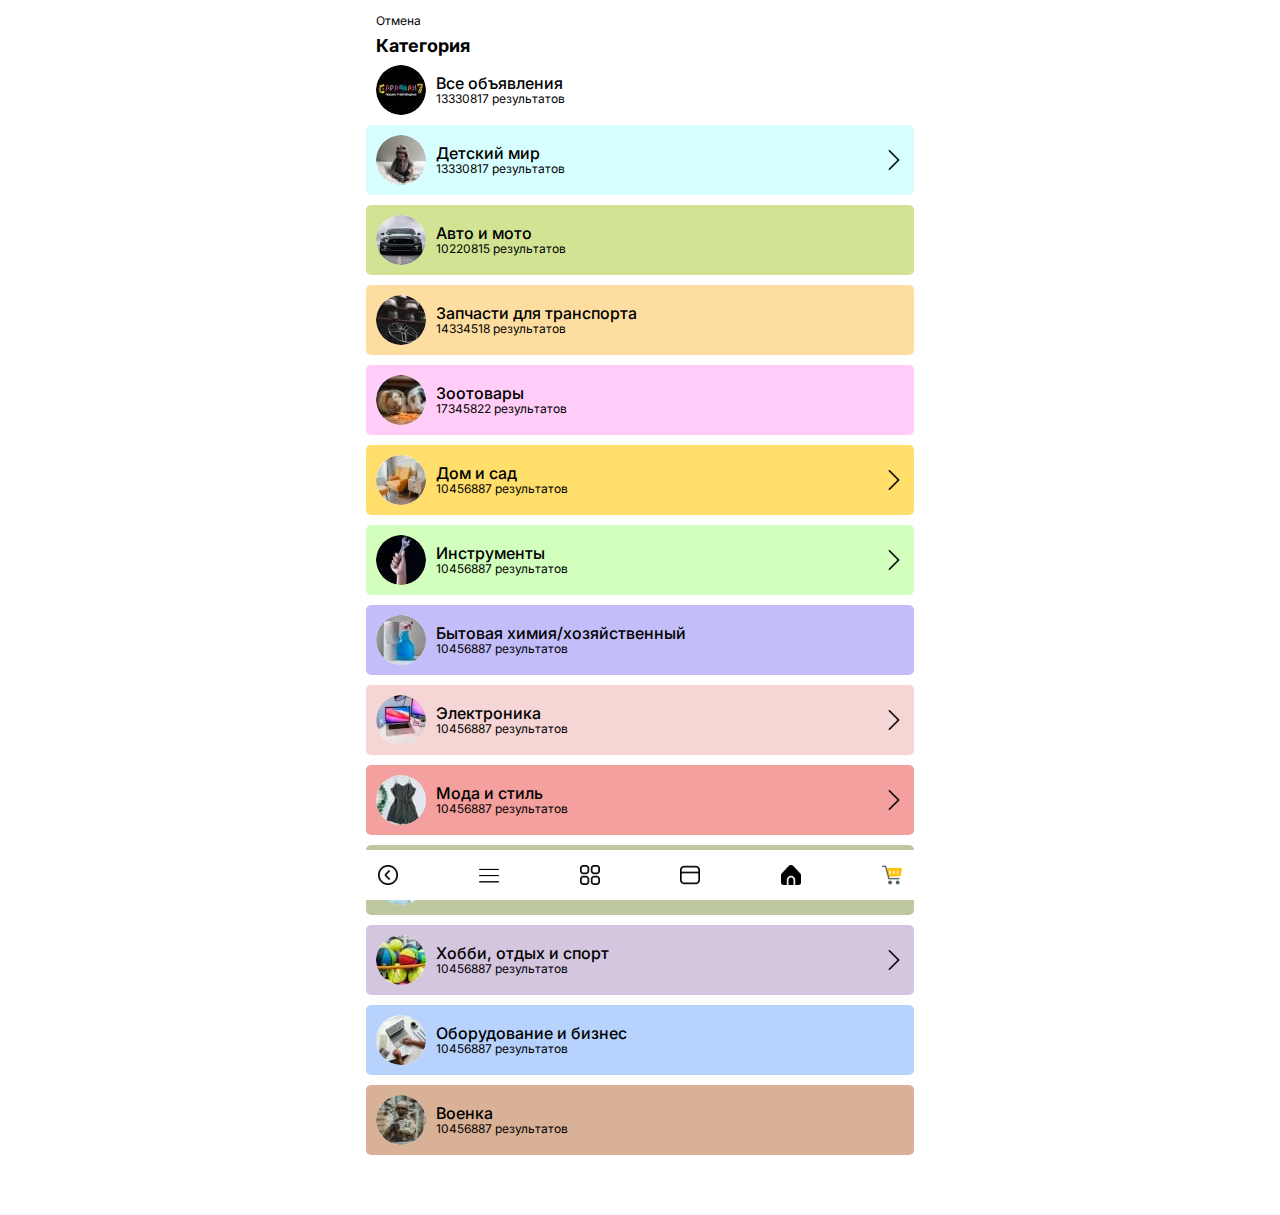
<file: categories.html>
<!doctype html>
<html lang="en">

<head>
	<title>Категории товаров</title>
	<meta charset="UTF-8" />
	<meta name="format-detection" content="telephone=no" />
	<!-- <style>body{opacity: 0;}</style> -->
	<link rel="stylesheet" href="css/style.min.css?_v=20230723213533" />
	<!-- <link rel="shortcut icon" href="favicon.ico"> -->
	<!-- <meta name="robots" content="noindex, nofollow"> -->
	<meta name="viewport" content="width=device-width, initial-scale=1.0 " />
</head>

<body>
	<div class="wrapper">
		<header class="header">
			<div class="header__container">
			</div>
		</header>
		<main class="categories-page">
			<div class="categories-page__container">
				<div class="categories-page__header">
					<a href="#" class="categories-page__cancel">Отмена</a>
					<h2 class="categories-page__title">Категория</h2>
					<div class="categories-page__info-block info-block-categories">
						<div class="info-block-categories__icon">
							<img src="img/categories/logo-image.jpg" alt="Логотип" />
						</div>
						<div class="info-block-categories__body">
							<div class="info-block-categories__label">Все объявления</div>
							<div class="info-block-categories__text">
								<span class="info-block-categories__value">13330817</span> результатов
							</div>
						</div>
					</div>
				</div>
				<div class="categories-page__items">
					<div class="categories-page__item item-spoller">
						<a href="category-child.html" class="item-spoller__title title-item-spoller title-item-spoller_child-world">
							<div class="title-item-spoller__image">
								<img src="img/categories/child-world.jpg" alt="Детский мир" />
							</div>
							<div class="title-item-spoller__body">
								<div class="title-item-spoller__name">Детский мир</div>
								<div class="title-item-spoller__text">
									<span class="title-item-spoller__value">13330817</span> результатов
								</div>
							</div>
							<div class="title-item-spoller__arrow">
								<svg width="20" height="20" viewBox="0 0 20 20" fill="none" xmlns="http://www.w3.org/2000/svg" xmlns:xlink="http://www.w3.org/1999/xlink">
									<rect width="20" height="20" fill="url(#pattern0)" />
									<defs>
										<pattern id="pattern0" patternContentUnits="objectBoundingBox" width="1" height="1">
											<use xlink:href="#image0_9_37" transform="scale(0.00195312)" />
										</pattern>
										<image id="image0_9_37" width="512" height="512" xlink:href="[data-uri]" />
									</defs>
								</svg>
							</div>
						</a>
					</div>
					<div class="categories-page__item item-spoller">
						<a href="#" class="item-spoller__title title-item-spoller title-item-spoller_auto-moto">
							<div class="title-item-spoller__image">
								<img src="img/categories/auto-moto.jpg" alt="Авто и мото" />
							</div>
							<div class="title-item-spoller__body">
								<div class="title-item-spoller__name">Авто и мото</div>
								<div class="title-item-spoller__text">
									<span class="title-item-spoller__value">10220815</span> результатов
								</div>
							</div>
						</a>
					</div>
					<div class="categories-page__item item-spoller">
						<a href="#" class="item-spoller__title title-item-spoller title-item-spoller_details">
							<div class="title-item-spoller__image">
								<img src="img/categories/details.jpg" alt="Запчасти для транспорта" />
							</div>
							<div class="title-item-spoller__body">
								<div class="title-item-spoller__name">Запчасти для транспорта</div>
								<div class="title-item-spoller__text">
									<span class="title-item-spoller__value">14334518</span> результатов
								</div>
							</div>
						</a>
					</div>
					<div class="categories-page__item item-spoller">
						<a href="#" class="item-spoller__title title-item-spoller title-item-spoller_zoo">
							<div class="title-item-spoller__image">
								<img src="img/categories/zoo.jpg" alt="Зоотовары" />
							</div>
							<div class="title-item-spoller__body">
								<div class="title-item-spoller__name">Зоотовары</div>
								<div class="title-item-spoller__text">
									<span class="title-item-spoller__value">17345822</span> результатов
								</div>
							</div>
						</a>
					</div>
					<div class="categories-page__item item-spoller">
						<a href="category-house.html" class="item-spoller__title title-item-spoller title-item-spoller_house">
							<div class="title-item-spoller__image">
								<img src="img/categories/house.jpg" alt="Дом и сад" />
							</div>
							<div class="title-item-spoller__body">
								<div class="title-item-spoller__name">Дом и сад</div>
								<div class="title-item-spoller__text">
									<span class="title-item-spoller__value">10456887</span> результатов
								</div>
							</div>
							<svg width="20" height="20" viewBox="0 0 20 20" fill="none" xmlns="http://www.w3.org/2000/svg" xmlns:xlink="http://www.w3.org/1999/xlink">
								<rect width="20" height="20" fill="url(#pattern0)" />
								<defs>
									<pattern id="pattern0" patternContentUnits="objectBoundingBox" width="1" height="1">
										<use xlink:href="#image0_9_37" transform="scale(0.00195312)" />
									</pattern>
									<image id="image0_9_37" width="512" height="512" xlink:href="[data-uri]" />
								</defs>
							</svg>
						</a>
					</div>
					<div class="categories-page__item item-spoller">
						<a href="category-instruments.html" class="item-spoller__title title-item-spoller title-item-spoller_instruments">
							<div class="title-item-spoller__image">
								<img src="img/categories/instruments.jpg" alt="Инструменты" />
							</div>
							<div class="title-item-spoller__body">
								<div class="title-item-spoller__name">Инструменты</div>
								<div class="title-item-spoller__text">
									<span class="title-item-spoller__value">10456887</span> результатов
								</div>
							</div>
							<svg width="20" height="20" viewBox="0 0 20 20" fill="none" xmlns="http://www.w3.org/2000/svg" xmlns:xlink="http://www.w3.org/1999/xlink">
								<rect width="20" height="20" fill="url(#pattern0)" />
								<defs>
									<pattern id="pattern0" patternContentUnits="objectBoundingBox" width="1" height="1">
										<use xlink:href="#image0_9_37" transform="scale(0.00195312)" />
									</pattern>
									<image id="image0_9_37" width="512" height="512" xlink:href="[data-uri]" />
								</defs>
							</svg>
						</a>
					</div>
					<div class="categories-page__item item-spoller">
						<a href="#" class="item-spoller__title title-item-spoller title-item-spoller_home-products">
							<div class="title-item-spoller__image">
								<img src="img/categories/home-products.jpg" alt="Бытовая химия/хозяйственный" />
							</div>
							<div class="title-item-spoller__body">
								<div class="title-item-spoller__name">Бытовая химия/хозяйственный</div>
								<div class="title-item-spoller__text">
									<span class="title-item-spoller__value">10456887</span> результатов
								</div>
							</div>
						</a>
					</div>
					<div class="categories-page__item item-spoller">
						<a href="category-electronic.html" class="item-spoller__title title-item-spoller title-item-spoller_electronic">
							<div class="title-item-spoller__image">
								<img src="img/categories/electronic.jpg" alt="Электроника" />
							</div>
							<div class="title-item-spoller__body">
								<div class="title-item-spoller__name">Электроника</div>
								<div class="title-item-spoller__text">
									<span class="title-item-spoller__value">10456887</span> результатов
								</div>
							</div>
							<svg width="20" height="20" viewBox="0 0 20 20" fill="none" xmlns="http://www.w3.org/2000/svg" xmlns:xlink="http://www.w3.org/1999/xlink">
								<rect width="20" height="20" fill="url(#pattern0)" />
								<defs>
									<pattern id="pattern0" patternContentUnits="objectBoundingBox" width="1" height="1">
										<use xlink:href="#image0_9_37" transform="scale(0.00195312)" />
									</pattern>
									<image id="image0_9_37" width="512" height="512" xlink:href="[data-uri]" />
								</defs>
							</svg>
						</a>
					</div>
					<div class="categories-page__item item-spoller">
						<a href="category-clothes.html" class="item-spoller__title title-item-spoller title-item-spoller_clothes">
							<div class="title-item-spoller__image">
								<img src="img/categories/clothes.jpg" alt="Мода и стиль" />
							</div>
							<div class="title-item-spoller__body">
								<div class="title-item-spoller__name">Мода и стиль</div>
								<div class="title-item-spoller__text">
									<span class="title-item-spoller__value">10456887</span> результатов
								</div>
							</div>
							<svg width="20" height="20" viewBox="0 0 20 20" fill="none" xmlns="http://www.w3.org/2000/svg" xmlns:xlink="http://www.w3.org/1999/xlink">
								<rect width="20" height="20" fill="url(#pattern0)" />
								<defs>
									<pattern id="pattern0" patternContentUnits="objectBoundingBox" width="1" height="1">
										<use xlink:href="#image0_9_37" transform="scale(0.00195312)" />
									</pattern>
									<image id="image0_9_37" width="512" height="512" xlink:href="[data-uri]" />
								</defs>
							</svg>
						</a>
					</div>
					<div class="categories-page__item item-spoller">
						<a href="#" class="item-spoller__title title-item-spoller title-item-spoller_textile">
							<div class="title-item-spoller__image">
								<img src="img/categories/textile.jpg" alt="Ткани и фурнитура" />
							</div>
							<div class="title-item-spoller__body">
								<div class="title-item-spoller__name">Ткани и фурнитура</div>
								<div class="title-item-spoller__text">
									<span class="title-item-spoller__value">10456887</span> результатов
								</div>
							</div>
						</a>
					</div>
					<div class="categories-page__item item-spoller">
						<a href="category-sport.html" class="item-spoller__title title-item-spoller title-item-spoller_sport">
							<div class="title-item-spoller__image">
								<img src="img/categories/sport.jpg" alt="Хобби, отдых и спорт" />
							</div>
							<div class="title-item-spoller__body">
								<div class="title-item-spoller__name">Хобби, отдых и спорт</div>
								<div class="title-item-spoller__text">
									<span class="title-item-spoller__value">10456887</span> результатов
								</div>
							</div>
							<svg width="20" height="20" viewBox="0 0 20 20" fill="none" xmlns="http://www.w3.org/2000/svg" xmlns:xlink="http://www.w3.org/1999/xlink">
								<rect width="20" height="20" fill="url(#pattern0)" />
								<defs>
									<pattern id="pattern0" patternContentUnits="objectBoundingBox" width="1" height="1">
										<use xlink:href="#image0_9_37" transform="scale(0.00195312)" />
									</pattern>
									<image id="image0_9_37" width="512" height="512" xlink:href="[data-uri]" />
								</defs>
							</svg>
						</a>
					</div>
					<div class="categories-page__item item-spoller">
						<a href="#" class="item-spoller__title title-item-spoller title-item-spoller_bussiness">
							<div class="title-item-spoller__image">
								<img src="img/categories/bussiness.jpg" alt="Оборудование и бизнес" />
							</div>
							<div class="title-item-spoller__body">
								<div class="title-item-spoller__name">Оборудование и бизнес</div>
								<div class="title-item-spoller__text">
									<span class="title-item-spoller__value">10456887</span> результатов
								</div>
							</div>
						</a>
					</div>
					<div class="categories-page__item item-spoller">
						<a href="#" class="item-spoller__title title-item-spoller title-item-spoller_army">
							<div class="title-item-spoller__image">
								<img src="img/categories/army.jpg" alt="Военка" />
							</div>
							<div class="title-item-spoller__body">
								<div class="title-item-spoller__name">Военка</div>
								<div class="title-item-spoller__text">
									<span class="title-item-spoller__value">10456887</span> результатов
								</div>
							</div>
						</a>
					</div>
				</div>
			</div>
		</main>
		<footer data-lp class="footer">
			<div class="footer__container">
				<div class="footer__menu menu-footer">
					<nav class="menu-footer__body">
						<ul class="menu-footer__list">
							<li class="menu-footer__item">
								<a href="#" class="menu-footer__link"><img src="img/icons/circle-left.svg" alt="Иконка круга со стрелкой влево" /></a>
							</li>
							<li class="menu-footer__item icon-menu">
								<button type="button" class="menu-footer__link">
									<img src="img/icons/hamburger.svg" alt="Иконка бургер-меню" />
								</button>
							</li>
							<li class="menu-footer__item">
								<a href="#" class="menu-footer__link"><img src="img/icons/apps.svg" alt="Иконка товаров" /></a>
							</li>
							<li class="menu-footer__item">
								<a href="#" class="menu-footer__link"><img src="img/icons/window.svg" alt="Иконка контейнеров" /></a>
							</li>
							<li class="menu-footer__item">
								<a href="#" class="menu-footer__link"><img src="img/icons/home.svg" alt="Иконка главная страница" /></a>
							</li>
							<li class="menu-footer__item">
								<a href="#" class="menu-footer__link"><img src="img/icons/cart.svg" alt="Иконка корзины" /></a>
							</li>
						</ul>
					</nav>
				</div>
			</div>
		</footer>

	</div>
	<script src="js/app.min.js?_v=20230723213533"></script>
</body>

</html>
</file>
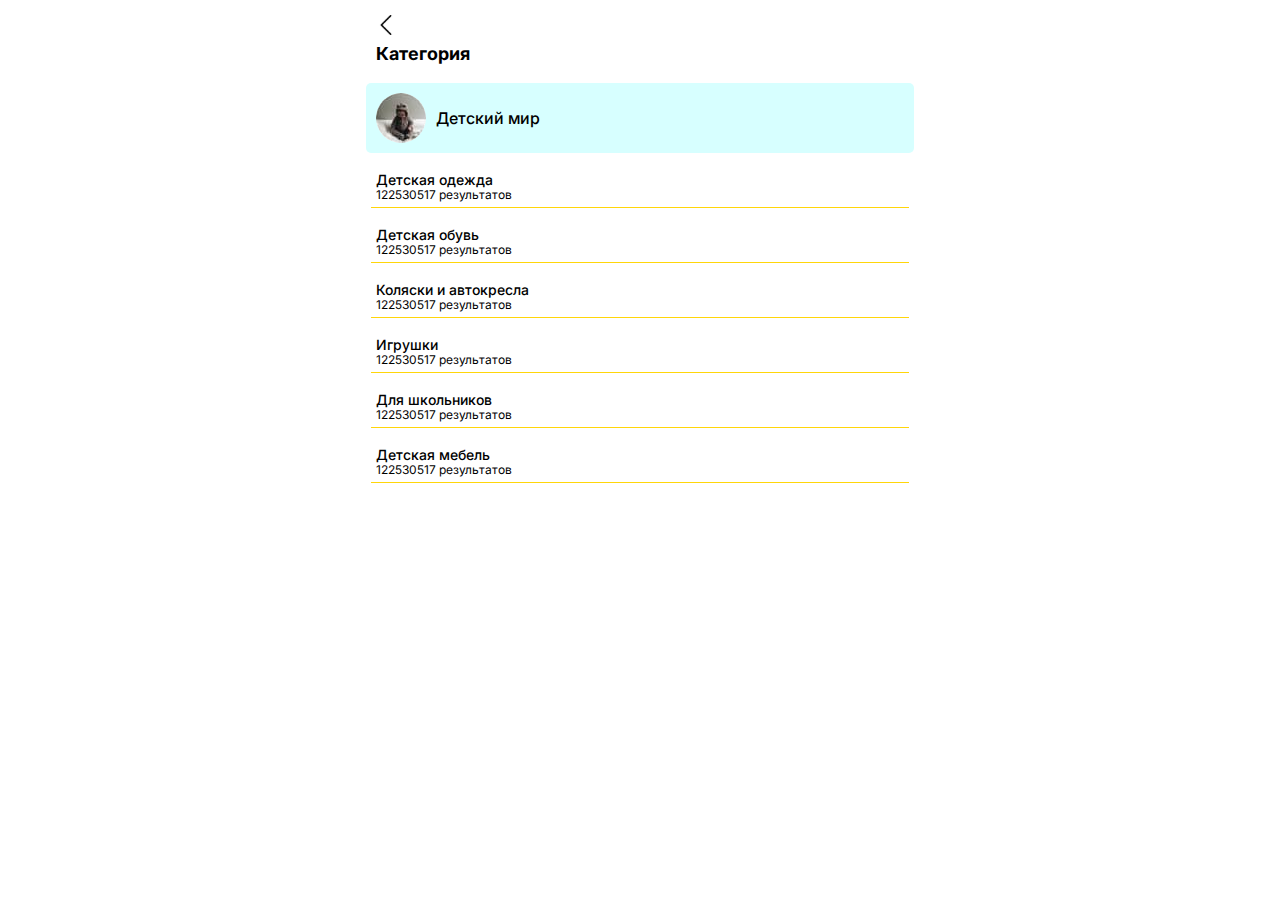
<file: category-child.html>
<!doctype html>
<html lang="en">

<head>
	<title>Детский мир</title>
	<meta charset="UTF-8" />
	<meta name="format-detection" content="telephone=no" />
	<!-- <style>body{opacity: 0;}</style> -->
	<link rel="stylesheet" href="css/style.min.css?_v=20230723213533" />
	<!-- <link rel="shortcut icon" href="favicon.ico"> -->
	<!-- <meta name="robots" content="noindex, nofollow"> -->
	<meta name="viewport" content="width=device-width, initial-scale=1.0 " />
</head>

<body>
	<div class="wrapper">
		<header class="header">
			<div class="header__container">
			</div>
		</header>
		<main class="categories-page one-category">
			<div class="categories-page__container">
				<div class="categories-page__header">
					<a href="#" class="categories-page__back icon-back">
						<img src="img/icons/arrow-left.svg" alt="Иконка назад" />
					</a>
					<h2 class="categories-page__title">Категория</h2>
				</div>
				<div class="categories-page__items">
					<div class="categories-page__item item-spoller">
						<div class="item-spoller__title title-item-spoller title-item-spoller_child-world">
							<div class="title-item-spoller__image">
								<img src="img/categories/child-world.jpg" alt="Детский мир" />
							</div>
							<div class="title-item-spoller__body">
								<div class="title-item-spoller__name">Детский мир</div>
							</div>
						</div>
						<div class="item-spoller__body body-item-spoller">
							<ul class="body-item-spoller__list">
								<li class="body-item-spoller__item-list">
									<a href="#" class="body-item-spoller__link">
										<div class="body-item-spoller__label">Детская одежда</div>
										<div class="body-item-spoller__text">
											<span class="body-item-spoller__value">122530517</span> результатов
										</div>
									</a>
								</li>
								<li class="body-item-spoller__item-list">
									<a href="#" class="body-item-spoller__link">
										<div class="body-item-spoller__label">Детская обувь</div>
										<div class="body-item-spoller__text">
											<span class="body-item-spoller__value">122530517</span> результатов
										</div>
									</a>
								</li>
								<li class="body-item-spoller__item-list">
									<a href="#" class="body-item-spoller__link">
										<div class="body-item-spoller__label">Коляски и автокресла</div>
										<div class="body-item-spoller__text">
											<span class="body-item-spoller__value">122530517</span> результатов
										</div>
									</a>
								</li>
								<li class="body-item-spoller__item-list">
									<a href="#" class="body-item-spoller__link">
										<div class="body-item-spoller__label">Игрушки</div>
										<div class="body-item-spoller__text">
											<span class="body-item-spoller__value">122530517</span> результатов
										</div>
									</a>
								</li>
								<li class="body-item-spoller__item-list">
									<a href="#" class="body-item-spoller__link">
										<div class="body-item-spoller__label">Для школьников</div>
										<div class="body-item-spoller__text">
											<span class="body-item-spoller__value">122530517</span> результатов
										</div>
									</a>
								</li>
								<li class="body-item-spoller__item-list">
									<a href="#" class="body-item-spoller__link">
										<div class="body-item-spoller__label">Детская мебель</div>
										<div class="body-item-spoller__text">
											<span class="body-item-spoller__value">122530517</span> результатов
										</div>
									</a>
								</li>
							</ul>
						</div>
					</div>
				</div>
			</div>
		</main>
		<!-- <footer data-lp class="footer">
   <div class="footer__container">
      <div class="footer__menu menu-footer">
         <nav class="menu-footer__body">
            <ul class="menu-footer__list">
               <li class="menu-footer__item">
                  <a href="#" class="menu-footer__link"
                     ><img src="img/icons/circle-left.svg" alt="Иконка круга со стрелкой влево"
                  /></a>
               </li>
               <li class="menu-footer__item icon-menu">
                  <button type="button" class="menu-footer__link">
                     <img src="img/icons/hamburger.svg" alt="Иконка бургер-меню" />
                  </button>
               </li>
               <li class="menu-footer__item">
                  <a href="#" class="menu-footer__link"><img src="img/icons/apps.svg" alt="Иконка товаров" /></a>
               </li>
               <li class="menu-footer__item">
                  <a href="#" class="menu-footer__link"><img src="img/icons/window.svg" alt="Иконка контейнеров" /></a>
               </li>
               <li class="menu-footer__item">
                  <a href="#" class="menu-footer__link"
                     ><img src="img/icons/home.svg" alt="Иконка главная страница"
                  /></a>
               </li>
               <li class="menu-footer__item">
                  <a href="#" class="menu-footer__link"><img src="img/icons/cart.svg" alt="Иконка корзины" /></a>
               </li>
            </ul>
         </nav>
      </div>
   </div>
</footer>
 -->
	</div>
	<script src="js/app.min.js?_v=20230723213533"></script>
</body>

</html>
</file>
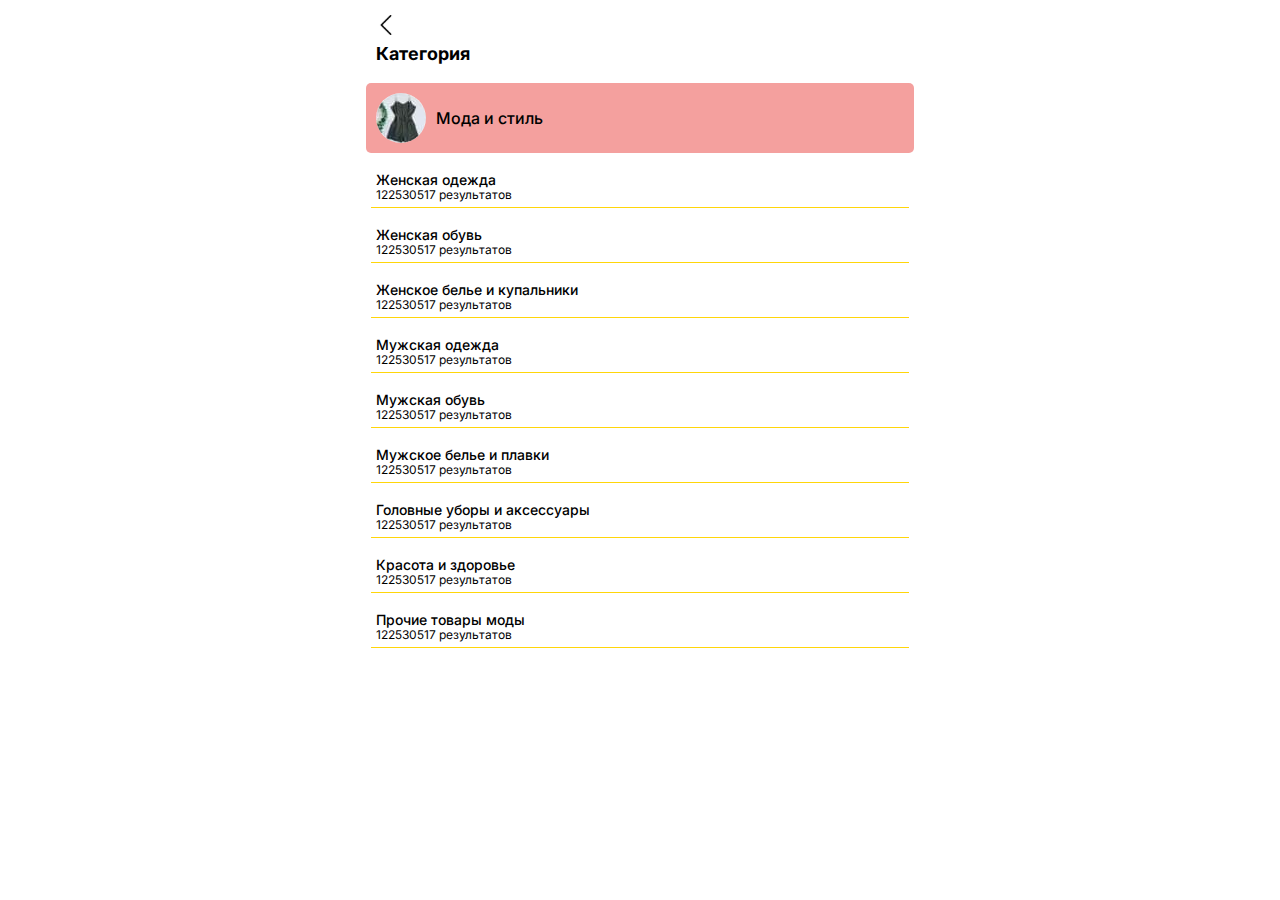
<file: category-clothes.html>
<!doctype html>
<html lang="en">

<head>
	<title>Мода и стиль</title>
	<meta charset="UTF-8" />
	<meta name="format-detection" content="telephone=no" />
	<!-- <style>body{opacity: 0;}</style> -->
	<link rel="stylesheet" href="css/style.min.css?_v=20230723213533" />
	<!-- <link rel="shortcut icon" href="favicon.ico"> -->
	<!-- <meta name="robots" content="noindex, nofollow"> -->
	<meta name="viewport" content="width=device-width, initial-scale=1.0 " />
</head>

<body>
	<div class="wrapper">
		<header class="header">
			<div class="header__container">
			</div>
		</header>
		<main class="categories-page one-category">
			<div class="categories-page__container">
				<div class="categories-page__header">
					<a href="#" class="categories-page__back icon-back">
						<img src="img/icons/arrow-left.svg" alt="Иконка назад" />
					</a>
					<h2 class="categories-page__title">Категория</h2>
				</div>
				<div class="categories-page__items">
					<div class="categories-page__item item-spoller">
						<div class="item-spoller__title title-item-spoller title-item-spoller_clothes">
							<div class="title-item-spoller__image">
								<img src="img/categories/clothes.jpg" alt="Мода и стиль" />
							</div>
							<div class="title-item-spoller__body">
								<div class="title-item-spoller__name">Мода и стиль</div>
							</div>
						</div>
						<div class="item-spoller__body body-item-spoller">
							<ul class="body-item-spoller__list">
								<li class="body-item-spoller__item-list">
									<a href="#" class="body-item-spoller__link">
										<div class="body-item-spoller__label">Женская одежда</div>
										<div class="body-item-spoller__text">
											<span class="body-item-spoller__value">122530517</span> результатов
										</div>
									</a>
								</li>
								<li class="body-item-spoller__item-list">
									<a href="#" class="body-item-spoller__link">
										<div class="body-item-spoller__label">Женская обувь</div>
										<div class="body-item-spoller__text">
											<span class="body-item-spoller__value">122530517</span> результатов
										</div>
									</a>
								</li>
								<li class="body-item-spoller__item-list">
									<a href="#" class="body-item-spoller__link">
										<div class="body-item-spoller__label">Женское белье и купальники</div>
										<div class="body-item-spoller__text">
											<span class="body-item-spoller__value">122530517</span> результатов
										</div>
									</a>
								</li>
								<li class="body-item-spoller__item-list">
									<a href="#" class="body-item-spoller__link">
										<div class="body-item-spoller__label">Мужская одежда</div>
										<div class="body-item-spoller__text">
											<span class="body-item-spoller__value">122530517</span> результатов
										</div>
									</a>
								</li>
								<li class="body-item-spoller__item-list">
									<a href="#" class="body-item-spoller__link">
										<div class="body-item-spoller__label">Мужская обувь</div>
										<div class="body-item-spoller__text">
											<span class="body-item-spoller__value">122530517</span> результатов
										</div>
									</a>
								</li>
								<li class="body-item-spoller__item-list">
									<a href="#" class="body-item-spoller__link">
										<div class="body-item-spoller__label">Мужское белье и плавки</div>
										<div class="body-item-spoller__text">
											<span class="body-item-spoller__value">122530517</span> результатов
										</div>
									</a>
								</li>
								<li class="body-item-spoller__item-list">
									<a href="#" class="body-item-spoller__link">
										<div class="body-item-spoller__label">Головные уборы и аксессуары</div>
										<div class="body-item-spoller__text">
											<span class="body-item-spoller__value">122530517</span> результатов
										</div>
									</a>
								</li>
								<li class="body-item-spoller__item-list">
									<a href="#" class="body-item-spoller__link">
										<div class="body-item-spoller__label">Красота и здоровье</div>
										<div class="body-item-spoller__text">
											<span class="body-item-spoller__value">122530517</span> результатов
										</div>
									</a>
								</li>
								<li class="body-item-spoller__item-list">
									<a href="#" class="body-item-spoller__link">
										<div class="body-item-spoller__label">Прочие товары моды</div>
										<div class="body-item-spoller__text">
											<span class="body-item-spoller__value">122530517</span> результатов
										</div>
									</a>
								</li>
							</ul>
						</div>
					</div>
				</div>
			</div>
		</main>
		<!-- <footer data-lp class="footer">
   <div class="footer__container">
      <div class="footer__menu menu-footer">
         <nav class="menu-footer__body">
            <ul class="menu-footer__list">
               <li class="menu-footer__item">
                  <a href="#" class="menu-footer__link"
                     ><img src="img/icons/circle-left.svg" alt="Иконка круга со стрелкой влево"
                  /></a>
               </li>
               <li class="menu-footer__item icon-menu">
                  <button type="button" class="menu-footer__link">
                     <img src="img/icons/hamburger.svg" alt="Иконка бургер-меню" />
                  </button>
               </li>
               <li class="menu-footer__item">
                  <a href="#" class="menu-footer__link"><img src="img/icons/apps.svg" alt="Иконка товаров" /></a>
               </li>
               <li class="menu-footer__item">
                  <a href="#" class="menu-footer__link"><img src="img/icons/window.svg" alt="Иконка контейнеров" /></a>
               </li>
               <li class="menu-footer__item">
                  <a href="#" class="menu-footer__link"
                     ><img src="img/icons/home.svg" alt="Иконка главная страница"
                  /></a>
               </li>
               <li class="menu-footer__item">
                  <a href="#" class="menu-footer__link"><img src="img/icons/cart.svg" alt="Иконка корзины" /></a>
               </li>
            </ul>
         </nav>
      </div>
   </div>
</footer>
 -->
	</div>
	<script src="js/app.min.js?_v=20230723213533"></script>
</body>

</html>
</file>
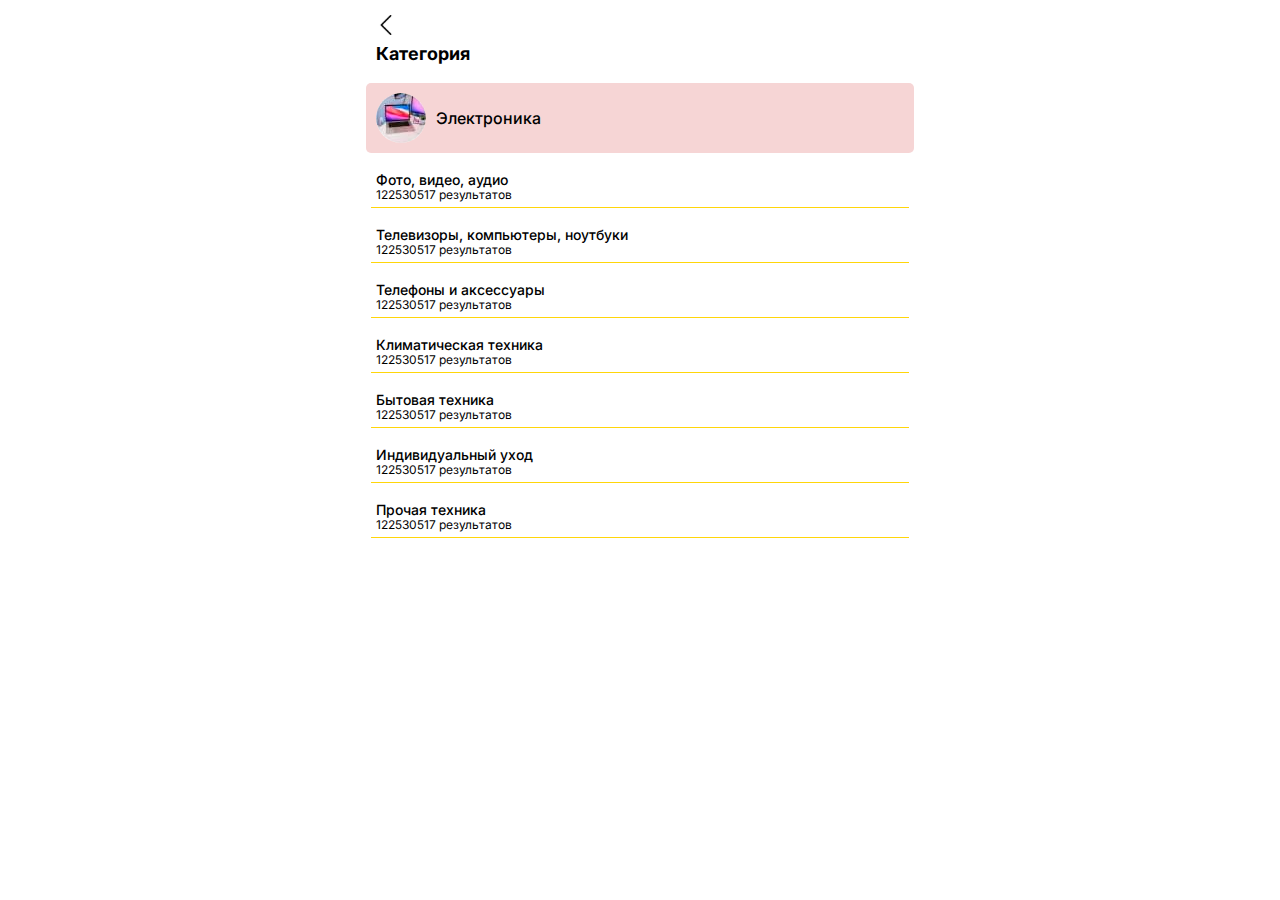
<file: category-electronic.html>
<!doctype html>
<html lang="en">

<head>
	<title>Электроника</title>
	<meta charset="UTF-8" />
	<meta name="format-detection" content="telephone=no" />
	<!-- <style>body{opacity: 0;}</style> -->
	<link rel="stylesheet" href="css/style.min.css?_v=20230723213533" />
	<!-- <link rel="shortcut icon" href="favicon.ico"> -->
	<!-- <meta name="robots" content="noindex, nofollow"> -->
	<meta name="viewport" content="width=device-width, initial-scale=1.0 " />
</head>

<body>
	<div class="wrapper">
		<header class="header">
			<div class="header__container">
			</div>
		</header>
		<main class="categories-page one-category">
			<div class="categories-page__container">
				<div class="categories-page__header">
					<a href="#" class="categories-page__back icon-back">
						<img src="img/icons/arrow-left.svg" alt="Иконка назад" />
					</a>
					<h2 class="categories-page__title">Категория</h2>
				</div>
				<div class="categories-page__items">
					<div class="categories-page__item item-spoller">
						<div class="item-spoller__title title-item-spoller title-item-spoller_electronic">
							<div class="title-item-spoller__image">
								<img src="img/categories/electronic.jpg" alt="Электроника" />
							</div>
							<div class="title-item-spoller__body">
								<div class="title-item-spoller__name">Электроника</div>
							</div>
						</div>
						<div class="item-spoller__body body-item-spoller">
							<ul class="body-item-spoller__list">
								<li class="body-item-spoller__item-list">
									<a href="#" class="body-item-spoller__link">
										<div class="body-item-spoller__label">Фото, видео, аудио</div>
										<div class="body-item-spoller__text">
											<span class="body-item-spoller__value">122530517</span> результатов
										</div>
									</a>
								</li>
								<li class="body-item-spoller__item-list">
									<a href="#" class="body-item-spoller__link">
										<div class="body-item-spoller__label">Телевизоры, компьютеры, ноутбуки</div>
										<div class="body-item-spoller__text">
											<span class="body-item-spoller__value">122530517</span> результатов
										</div>
									</a>
								</li>
								<li class="body-item-spoller__item-list">
									<a href="#" class="body-item-spoller__link">
										<div class="body-item-spoller__label">Телефоны и аксессуары</div>
										<div class="body-item-spoller__text">
											<span class="body-item-spoller__value">122530517</span> результатов
										</div>
									</a>
								</li>
								<li class="body-item-spoller__item-list">
									<a href="#" class="body-item-spoller__link">
										<div class="body-item-spoller__label">Климатическая техника</div>
										<div class="body-item-spoller__text">
											<span class="body-item-spoller__value">122530517</span> результатов
										</div>
									</a>
								</li>
								<li class="body-item-spoller__item-list">
									<a href="#" class="body-item-spoller__link">
										<div class="body-item-spoller__label">Бытовая техника</div>
										<div class="body-item-spoller__text">
											<span class="body-item-spoller__value">122530517</span> результатов
										</div>
									</a>
								</li>
								<li class="body-item-spoller__item-list">
									<a href="#" class="body-item-spoller__link">
										<div class="body-item-spoller__label">Индивидуальный уход</div>
										<div class="body-item-spoller__text">
											<span class="body-item-spoller__value">122530517</span> результатов
										</div>
									</a>
								</li>
								<li class="body-item-spoller__item-list">
									<a href="#" class="body-item-spoller__link">
										<div class="body-item-spoller__label">Прочая техника</div>
										<div class="body-item-spoller__text">
											<span class="body-item-spoller__value">122530517</span> результатов
										</div>
									</a>
								</li>
							</ul>
						</div>
					</div>
				</div>
			</div>
		</main>
		<!-- <footer data-lp class="footer">
   <div class="footer__container">
      <div class="footer__menu menu-footer">
         <nav class="menu-footer__body">
            <ul class="menu-footer__list">
               <li class="menu-footer__item">
                  <a href="#" class="menu-footer__link"
                     ><img src="img/icons/circle-left.svg" alt="Иконка круга со стрелкой влево"
                  /></a>
               </li>
               <li class="menu-footer__item icon-menu">
                  <button type="button" class="menu-footer__link">
                     <img src="img/icons/hamburger.svg" alt="Иконка бургер-меню" />
                  </button>
               </li>
               <li class="menu-footer__item">
                  <a href="#" class="menu-footer__link"><img src="img/icons/apps.svg" alt="Иконка товаров" /></a>
               </li>
               <li class="menu-footer__item">
                  <a href="#" class="menu-footer__link"><img src="img/icons/window.svg" alt="Иконка контейнеров" /></a>
               </li>
               <li class="menu-footer__item">
                  <a href="#" class="menu-footer__link"
                     ><img src="img/icons/home.svg" alt="Иконка главная страница"
                  /></a>
               </li>
               <li class="menu-footer__item">
                  <a href="#" class="menu-footer__link"><img src="img/icons/cart.svg" alt="Иконка корзины" /></a>
               </li>
            </ul>
         </nav>
      </div>
   </div>
</footer>
 -->
	</div>
	<script src="js/app.min.js?_v=20230723213533"></script>
</body>

</html>
</file>
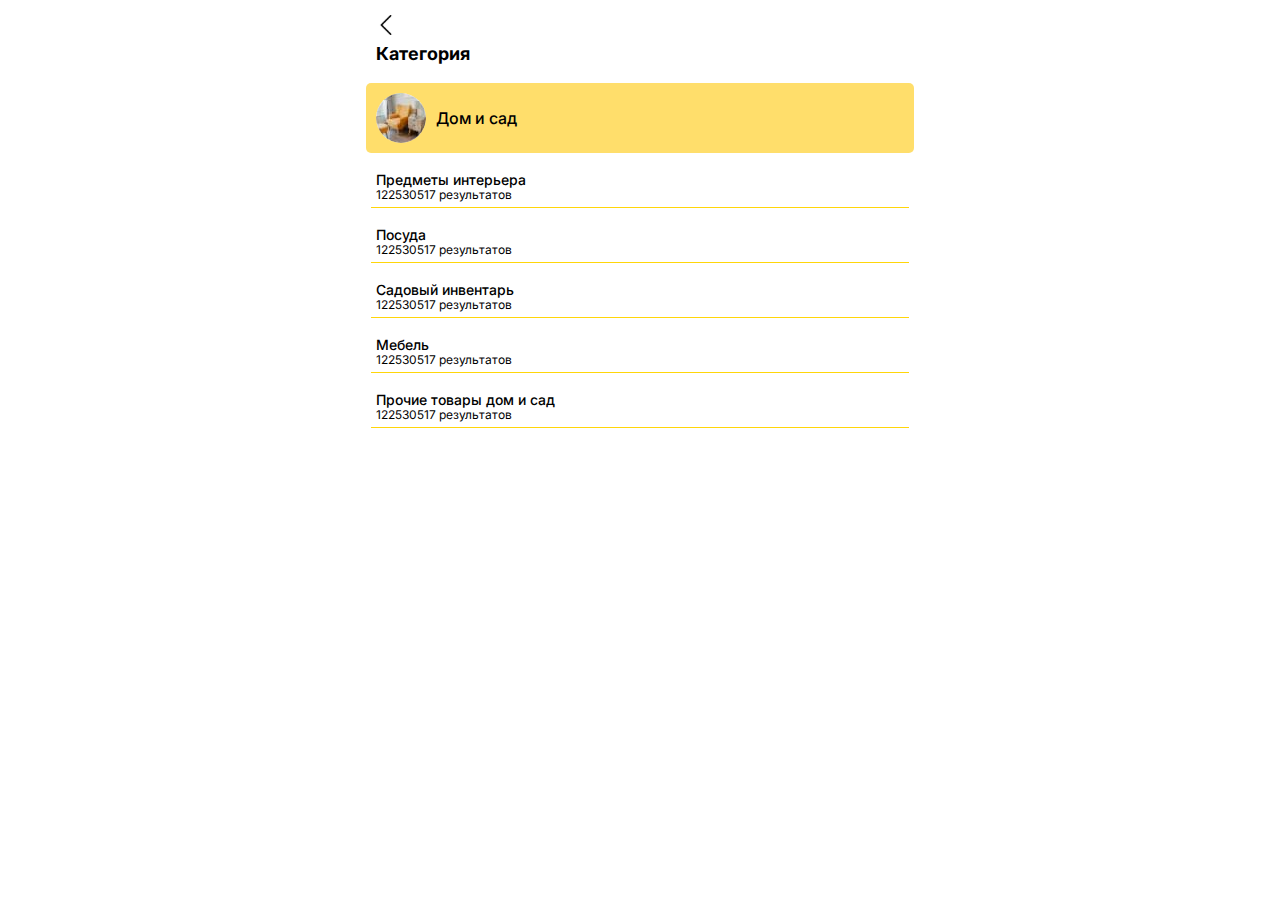
<file: category-house.html>
<!doctype html>
<html lang="en">

<head>
	<title>Дом и сад</title>
	<meta charset="UTF-8" />
	<meta name="format-detection" content="telephone=no" />
	<!-- <style>body{opacity: 0;}</style> -->
	<link rel="stylesheet" href="css/style.min.css?_v=20230723213533" />
	<!-- <link rel="shortcut icon" href="favicon.ico"> -->
	<!-- <meta name="robots" content="noindex, nofollow"> -->
	<meta name="viewport" content="width=device-width, initial-scale=1.0 " />
</head>

<body>
	<div class="wrapper">
		<header class="header">
			<div class="header__container">
			</div>
		</header>
		<main class="categories-page one-category">
			<div class="categories-page__container">
				<div class="categories-page__header">
					<a href="#" class="categories-page__back icon-back">
						<img src="img/icons/arrow-left.svg" alt="Иконка назад" />
					</a>
					<h2 class="categories-page__title">Категория</h2>
				</div>
				<div class="categories-page__items">
					<div class="categories-page__item item-spoller">
						<div class="item-spoller__title title-item-spoller title-item-spoller_house">
							<div class="title-item-spoller__image">
								<img src="img/categories/house.jpg" alt="Дом и сад" />
							</div>
							<div class="title-item-spoller__body">
								<div class="title-item-spoller__name">Дом и сад</div>
							</div>
						</div>
						<div class="item-spoller__body body-item-spoller">
							<ul class="body-item-spoller__list">
								<li class="body-item-spoller__item-list">
									<a href="#" class="body-item-spoller__link">
										<div class="body-item-spoller__label">Предметы интерьера</div>
										<div class="body-item-spoller__text">
											<span class="body-item-spoller__value">122530517</span> результатов
										</div>
									</a>
								</li>
								<li class="body-item-spoller__item-list">
									<a href="#" class="body-item-spoller__link">
										<div class="body-item-spoller__label">Посуда</div>
										<div class="body-item-spoller__text">
											<span class="body-item-spoller__value">122530517</span> результатов
										</div>
									</a>
								</li>
								<li class="body-item-spoller__item-list">
									<a href="#" class="body-item-spoller__link">
										<div class="body-item-spoller__label">Садовый инвентарь</div>
										<div class="body-item-spoller__text">
											<span class="body-item-spoller__value">122530517</span> результатов
										</div>
									</a>
								</li>
								<li class="body-item-spoller__item-list">
									<a href="#" class="body-item-spoller__link">
										<div class="body-item-spoller__label">Мебель</div>
										<div class="body-item-spoller__text">
											<span class="body-item-spoller__value">122530517</span> результатов
										</div>
									</a>
								</li>
								<li class="body-item-spoller__item-list">
									<a href="#" class="body-item-spoller__link">
										<div class="body-item-spoller__label">Прочие товары дом и сад</div>
										<div class="body-item-spoller__text">
											<span class="body-item-spoller__value">122530517</span> результатов
										</div>
									</a>
								</li>
							</ul>
						</div>
					</div>
				</div>
			</div>
		</main>
		<!-- <footer data-lp class="footer">
   <div class="footer__container">
      <div class="footer__menu menu-footer">
         <nav class="menu-footer__body">
            <ul class="menu-footer__list">
               <li class="menu-footer__item">
                  <a href="#" class="menu-footer__link"
                     ><img src="img/icons/circle-left.svg" alt="Иконка круга со стрелкой влево"
                  /></a>
               </li>
               <li class="menu-footer__item icon-menu">
                  <button type="button" class="menu-footer__link">
                     <img src="img/icons/hamburger.svg" alt="Иконка бургер-меню" />
                  </button>
               </li>
               <li class="menu-footer__item">
                  <a href="#" class="menu-footer__link"><img src="img/icons/apps.svg" alt="Иконка товаров" /></a>
               </li>
               <li class="menu-footer__item">
                  <a href="#" class="menu-footer__link"><img src="img/icons/window.svg" alt="Иконка контейнеров" /></a>
               </li>
               <li class="menu-footer__item">
                  <a href="#" class="menu-footer__link"
                     ><img src="img/icons/home.svg" alt="Иконка главная страница"
                  /></a>
               </li>
               <li class="menu-footer__item">
                  <a href="#" class="menu-footer__link"><img src="img/icons/cart.svg" alt="Иконка корзины" /></a>
               </li>
            </ul>
         </nav>
      </div>
   </div>
</footer>
 -->
	</div>
	<script src="js/app.min.js?_v=20230723213533"></script>
</body>

</html>
</file>
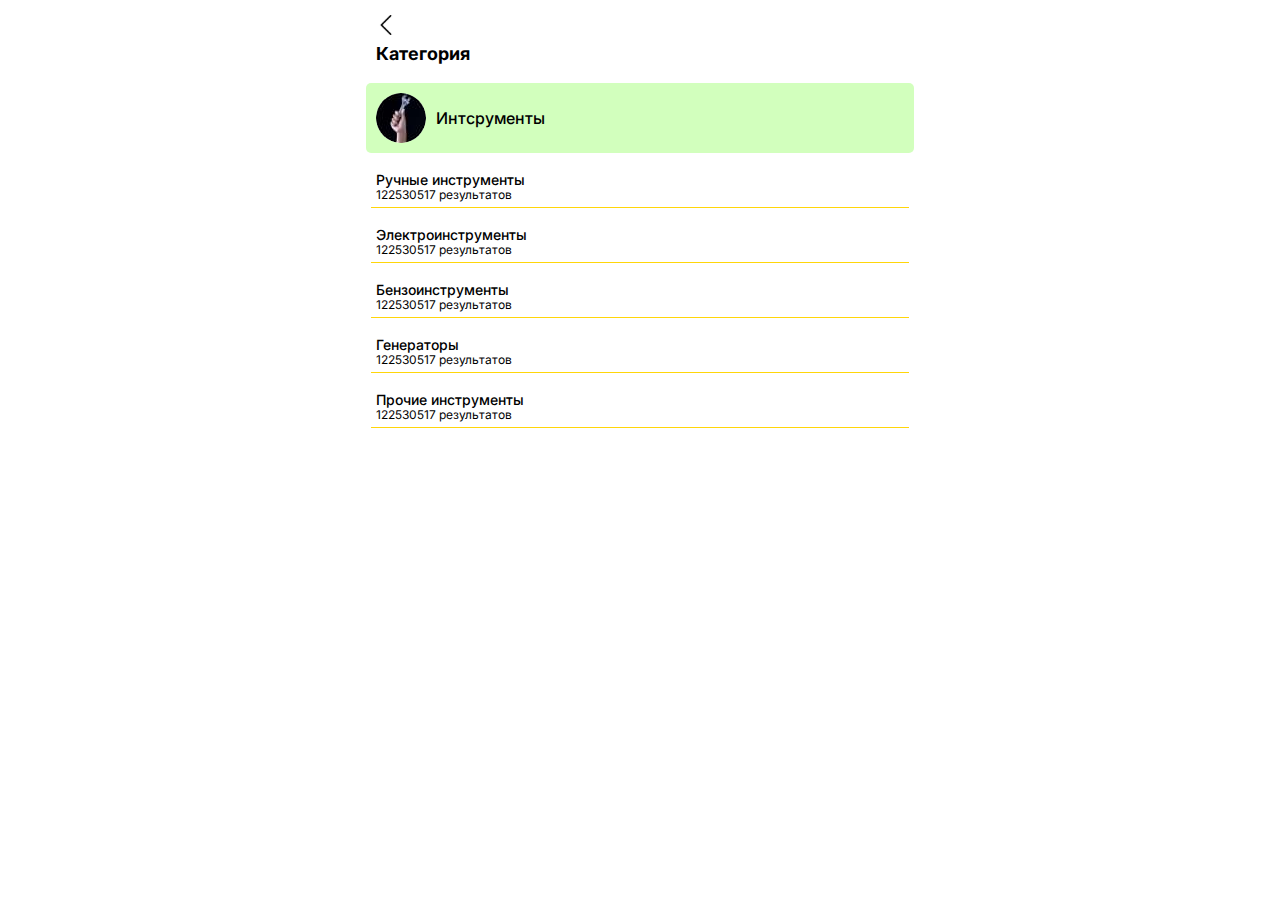
<file: category-instruments.html>
<!doctype html>
<html lang="en">

<head>
	<title>Интсрументы</title>
	<meta charset="UTF-8" />
	<meta name="format-detection" content="telephone=no" />
	<!-- <style>body{opacity: 0;}</style> -->
	<link rel="stylesheet" href="css/style.min.css?_v=20230723213533" />
	<!-- <link rel="shortcut icon" href="favicon.ico"> -->
	<!-- <meta name="robots" content="noindex, nofollow"> -->
	<meta name="viewport" content="width=device-width, initial-scale=1.0 " />
</head>

<body>
	<div class="wrapper">
		<header class="header">
			<div class="header__container">
			</div>
		</header>
		<main class="categories-page one-category">
			<div class="categories-page__container">
				<div class="categories-page__header">
					<a href="#" class="categories-page__back icon-back">
						<img src="img/icons/arrow-left.svg" alt="Иконка назад" />
					</a>
					<h2 class="categories-page__title">Категория</h2>
				</div>
				<div class="categories-page__items">
					<div class="categories-page__item item-spoller">
						<div class="item-spoller__title title-item-spoller title-item-spoller_instruments">
							<div class="title-item-spoller__image">
								<img src="img/categories/instruments.jpg" alt="Интсрументы" />
							</div>
							<div class="title-item-spoller__body">
								<div class="title-item-spoller__name">Интсрументы</div>
							</div>
						</div>
						<div class="item-spoller__body body-item-spoller">
							<ul class="body-item-spoller__list">
								<li class="body-item-spoller__item-list">
									<a href="#" class="body-item-spoller__link">
										<div class="body-item-spoller__label">Ручные инструменты</div>
										<div class="body-item-spoller__text">
											<span class="body-item-spoller__value">122530517</span> результатов
										</div>
									</a>
								</li>
								<li class="body-item-spoller__item-list">
									<a href="#" class="body-item-spoller__link">
										<div class="body-item-spoller__label">Электроинструменты</div>
										<div class="body-item-spoller__text">
											<span class="body-item-spoller__value">122530517</span> результатов
										</div>
									</a>
								</li>
								<li class="body-item-spoller__item-list">
									<a href="#" class="body-item-spoller__link">
										<div class="body-item-spoller__label">Бензоинструменты</div>
										<div class="body-item-spoller__text">
											<span class="body-item-spoller__value">122530517</span> результатов
										</div>
									</a>
								</li>
								<li class="body-item-spoller__item-list">
									<a href="#" class="body-item-spoller__link">
										<div class="body-item-spoller__label">Генераторы</div>
										<div class="body-item-spoller__text">
											<span class="body-item-spoller__value">122530517</span> результатов
										</div>
									</a>
								</li>
								<li class="body-item-spoller__item-list">
									<a href="#" class="body-item-spoller__link">
										<div class="body-item-spoller__label">Прочие инструменты</div>
										<div class="body-item-spoller__text">
											<span class="body-item-spoller__value">122530517</span> результатов
										</div>
									</a>
								</li>
							</ul>
						</div>
					</div>
				</div>
			</div>
		</main>
		<!-- <footer data-lp class="footer">
   <div class="footer__container">
      <div class="footer__menu menu-footer">
         <nav class="menu-footer__body">
            <ul class="menu-footer__list">
               <li class="menu-footer__item">
                  <a href="#" class="menu-footer__link"
                     ><img src="img/icons/circle-left.svg" alt="Иконка круга со стрелкой влево"
                  /></a>
               </li>
               <li class="menu-footer__item icon-menu">
                  <button type="button" class="menu-footer__link">
                     <img src="img/icons/hamburger.svg" alt="Иконка бургер-меню" />
                  </button>
               </li>
               <li class="menu-footer__item">
                  <a href="#" class="menu-footer__link"><img src="img/icons/apps.svg" alt="Иконка товаров" /></a>
               </li>
               <li class="menu-footer__item">
                  <a href="#" class="menu-footer__link"><img src="img/icons/window.svg" alt="Иконка контейнеров" /></a>
               </li>
               <li class="menu-footer__item">
                  <a href="#" class="menu-footer__link"
                     ><img src="img/icons/home.svg" alt="Иконка главная страница"
                  /></a>
               </li>
               <li class="menu-footer__item">
                  <a href="#" class="menu-footer__link"><img src="img/icons/cart.svg" alt="Иконка корзины" /></a>
               </li>
            </ul>
         </nav>
      </div>
   </div>
</footer>
 -->
	</div>
	<script src="js/app.min.js?_v=20230723213533"></script>
</body>

</html>
</file>
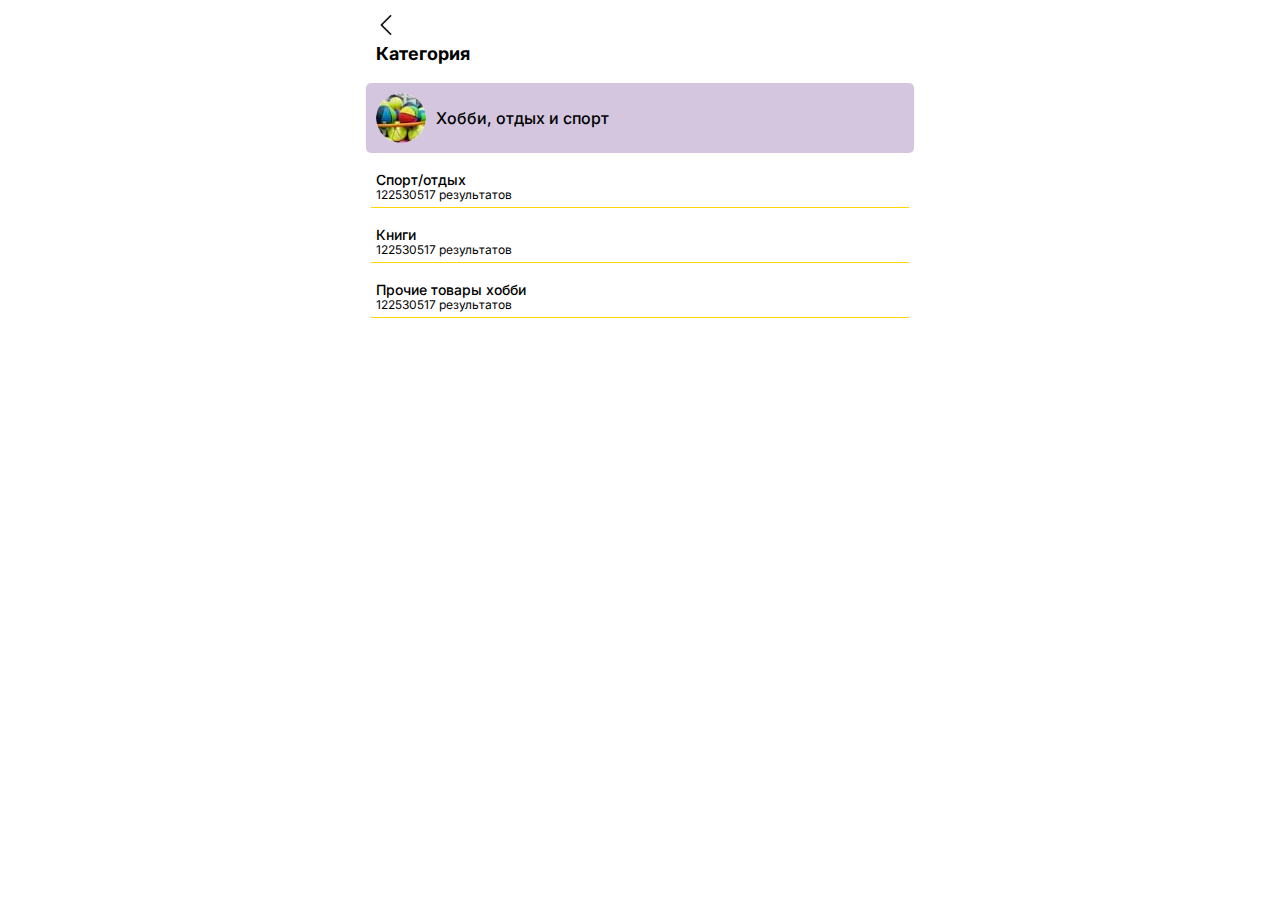
<file: category-sport.html>
<!doctype html>
<html lang="en">

<head>
	<title>Хобби, отдых и спорт</title>
	<meta charset="UTF-8" />
	<meta name="format-detection" content="telephone=no" />
	<!-- <style>body{opacity: 0;}</style> -->
	<link rel="stylesheet" href="css/style.min.css?_v=20230723213533" />
	<!-- <link rel="shortcut icon" href="favicon.ico"> -->
	<!-- <meta name="robots" content="noindex, nofollow"> -->
	<meta name="viewport" content="width=device-width, initial-scale=1.0 " />
</head>

<body>
	<div class="wrapper">
		<header class="header">
			<div class="header__container">
			</div>
		</header>
		<main class="categories-page one-category">
			<div class="categories-page__container">
				<div class="categories-page__header">
					<a href="#" class="categories-page__back icon-back">
						<img src="img/icons/arrow-left.svg" alt="Иконка назад" />
					</a>
					<h2 class="categories-page__title">Категория</h2>
				</div>
				<div class="categories-page__items">
					<div class="categories-page__item item-spoller">
						<div class="item-spoller__title title-item-spoller title-item-spoller_sport">
							<div class="title-item-spoller__image">
								<img src="img/categories/sport.jpg" alt="Хобби, отдых и спорт" />
							</div>
							<div class="title-item-spoller__body">
								<div class="title-item-spoller__name">Хобби, отдых и спорт</div>
							</div>
						</div>
						<div class="item-spoller__body body-item-spoller">
							<ul class="body-item-spoller__list">
								<li class="body-item-spoller__item-list">
									<a href="#" class="body-item-spoller__link">
										<div class="body-item-spoller__label">Спорт/отдых</div>
										<div class="body-item-spoller__text">
											<span class="body-item-spoller__value">122530517</span> результатов
										</div>
									</a>
								</li>
								<li class="body-item-spoller__item-list">
									<a href="#" class="body-item-spoller__link">
										<div class="body-item-spoller__label">Книги</div>
										<div class="body-item-spoller__text">
											<span class="body-item-spoller__value">122530517</span> результатов
										</div>
									</a>
								</li>
								<li class="body-item-spoller__item-list">
									<a href="#" class="body-item-spoller__link">
										<div class="body-item-spoller__label">Прочие товары хобби</div>
										<div class="body-item-spoller__text">
											<span class="body-item-spoller__value">122530517</span> результатов
										</div>
									</a>
								</li>
							</ul>
						</div>
					</div>
				</div>
			</div>
		</main>
		<!-- <footer data-lp class="footer">
   <div class="footer__container">
      <div class="footer__menu menu-footer">
         <nav class="menu-footer__body">
            <ul class="menu-footer__list">
               <li class="menu-footer__item">
                  <a href="#" class="menu-footer__link"
                     ><img src="img/icons/circle-left.svg" alt="Иконка круга со стрелкой влево"
                  /></a>
               </li>
               <li class="menu-footer__item icon-menu">
                  <button type="button" class="menu-footer__link">
                     <img src="img/icons/hamburger.svg" alt="Иконка бургер-меню" />
                  </button>
               </li>
               <li class="menu-footer__item">
                  <a href="#" class="menu-footer__link"><img src="img/icons/apps.svg" alt="Иконка товаров" /></a>
               </li>
               <li class="menu-footer__item">
                  <a href="#" class="menu-footer__link"><img src="img/icons/window.svg" alt="Иконка контейнеров" /></a>
               </li>
               <li class="menu-footer__item">
                  <a href="#" class="menu-footer__link"
                     ><img src="img/icons/home.svg" alt="Иконка главная страница"
                  /></a>
               </li>
               <li class="menu-footer__item">
                  <a href="#" class="menu-footer__link"><img src="img/icons/cart.svg" alt="Иконка корзины" /></a>
               </li>
            </ul>
         </nav>
      </div>
   </div>
</footer>
 -->
	</div>
	<script src="js/app.min.js?_v=20230723213533"></script>
</body>

</html>
</file>
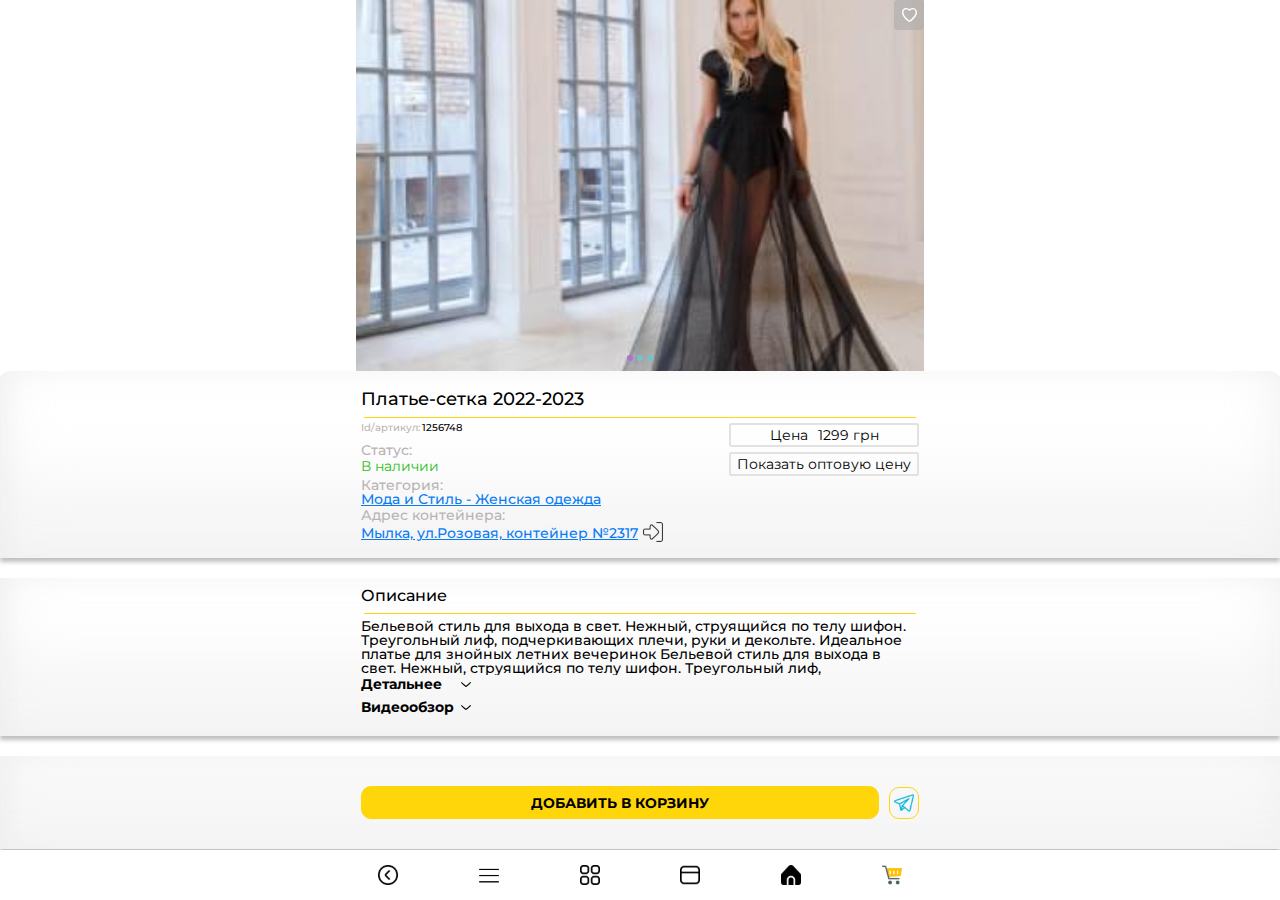
<file: product.html>
<!doctype html>
<html lang="ru">

<head>
	<title>Карта товара</title>
	<meta charset="UTF-8" />
	<meta name="format-detection" content="telephone=no" />
	<!-- <style>body{opacity: 0;}</style> -->
	<link rel="stylesheet" href="css/style.min.css?_v=20230723213533" />
	<!-- <link rel="shortcut icon" href="favicon.ico"> -->
	<!-- <meta name="robots" content="noindex, nofollow"> -->
	<meta name="viewport" content="width=device-width, initial-scale=1.0 " />
</head>

<body>
	<div class="wrapper">
		<header class="header">
			<div class="header__container">
			</div>
		</header>
		<main class="product">
			<div class="product__main-image main-image-product">
				<div class="main-image-product__container">
					<div class="main-image-product__slider swiper">
						<div class="main-image-product__wrapper swiper-wrapper">
							<div class="main-image-product__slide swiper-slide">
								<div class="main-image-product__img-ibg">
									<img src="img/product/slider-image-01.jpg" alt="Изображение товара" />
								</div>
								<div class="main-image-product__favorite">
									<svg xmlns="http://www.w3.org/2000/svg" width="15" height="14" viewBox="0 0 15 14" fill="none">
										<path d="M2.4307 0.350803C0.150115 1.45907 -0.654797 4.27835 0.571735 6.9032C1.20417 8.26423 2.94814 10.5196 4.55796 12.0751C6.24445 13.7084 6.70439 14 7.50931 14C8.31422 14 8.77417 13.7084 10.4606 12.0751C12.0705 10.5196 13.8144 8.26423 14.4469 6.9032C15.7309 4.14225 14.696 1.03132 12.2046 0.195257C11.0547 -0.193609 9.21495 0.0202675 8.29505 0.642453L7.50931 1.16742L6.70439 0.642453C5.65034 -0.0769491 3.59974 -0.213053 2.4307 0.350803ZM5.99531 1.80905C6.26361 1.98404 6.66607 2.35346 6.89604 2.62567C7.41348 3.22841 7.60513 3.22841 8.12257 2.60623C9.65574 0.836885 12.1088 0.91466 13.2395 2.80066C14.3894 4.66722 13.067 7.4865 9.36827 11.1224C8.52503 11.9585 7.68179 12.639 7.50931 12.639C7.31766 12.639 6.45526 11.9196 5.55452 11.0446C2.77566 8.28367 1.37665 6.04769 1.37665 4.37557C1.37665 1.92571 3.98303 0.486907 5.99531 1.80905Z" fill="#fff" />
									</svg>
								</div>
							</div>
							<div class="main-image-product__slide swiper-slide">
								<div class="main-image-product__img-ibg">
									<img src="img/product/slider-image-01.jpg" alt="Изображение товара" />
								</div>
								<div class="main-image-product__favorite">
									<svg xmlns="http://www.w3.org/2000/svg" width="15" height="14" viewBox="0 0 15 14" fill="none">
										<path d="M2.4307 0.350803C0.150115 1.45907 -0.654797 4.27835 0.571735 6.9032C1.20417 8.26423 2.94814 10.5196 4.55796 12.0751C6.24445 13.7084 6.70439 14 7.50931 14C8.31422 14 8.77417 13.7084 10.4606 12.0751C12.0705 10.5196 13.8144 8.26423 14.4469 6.9032C15.7309 4.14225 14.696 1.03132 12.2046 0.195257C11.0547 -0.193609 9.21495 0.0202675 8.29505 0.642453L7.50931 1.16742L6.70439 0.642453C5.65034 -0.0769491 3.59974 -0.213053 2.4307 0.350803ZM5.99531 1.80905C6.26361 1.98404 6.66607 2.35346 6.89604 2.62567C7.41348 3.22841 7.60513 3.22841 8.12257 2.60623C9.65574 0.836885 12.1088 0.91466 13.2395 2.80066C14.3894 4.66722 13.067 7.4865 9.36827 11.1224C8.52503 11.9585 7.68179 12.639 7.50931 12.639C7.31766 12.639 6.45526 11.9196 5.55452 11.0446C2.77566 8.28367 1.37665 6.04769 1.37665 4.37557C1.37665 1.92571 3.98303 0.486907 5.99531 1.80905Z" fill="#fff" />
									</svg>
								</div>
							</div>
							<div class="main-image-product__slide swiper-slide">
								<div class="main-image-product__img-ibg">
									<img src="img/product/slider-image-01.jpg" alt="Изображение товара" />
								</div>
								<div class="main-image-product__favorite">
									<svg xmlns="http://www.w3.org/2000/svg" width="15" height="14" viewBox="0 0 15 14" fill="none">
										<path d="M2.4307 0.350803C0.150115 1.45907 -0.654797 4.27835 0.571735 6.9032C1.20417 8.26423 2.94814 10.5196 4.55796 12.0751C6.24445 13.7084 6.70439 14 7.50931 14C8.31422 14 8.77417 13.7084 10.4606 12.0751C12.0705 10.5196 13.8144 8.26423 14.4469 6.9032C15.7309 4.14225 14.696 1.03132 12.2046 0.195257C11.0547 -0.193609 9.21495 0.0202675 8.29505 0.642453L7.50931 1.16742L6.70439 0.642453C5.65034 -0.0769491 3.59974 -0.213053 2.4307 0.350803ZM5.99531 1.80905C6.26361 1.98404 6.66607 2.35346 6.89604 2.62567C7.41348 3.22841 7.60513 3.22841 8.12257 2.60623C9.65574 0.836885 12.1088 0.91466 13.2395 2.80066C14.3894 4.66722 13.067 7.4865 9.36827 11.1224C8.52503 11.9585 7.68179 12.639 7.50931 12.639C7.31766 12.639 6.45526 11.9196 5.55452 11.0446C2.77566 8.28367 1.37665 6.04769 1.37665 4.37557C1.37665 1.92571 3.98303 0.486907 5.99531 1.80905Z" fill="#fff" />
									</svg>
								</div>
							</div>
						</div>
						<div class="swiper-pagination main-image-product__pagination"></div>
					</div>
				</div>
			</div>
			<div class="product__description description-product">
				<div class="description-product__container">
					<h2 class="description-product__title">Платье-сетка 2022-2023</h2>
					<div class="description-product__body">
						<div class="description-product__info info-description-product">
							<div class="info-description-product__id">
								<div class="info-description-product__label info-description-product__label_fz-10">
									Id/артикул:
								</div>
								<div class="info-description-product__value-id">1256748</div>
							</div>
							<div class="info-description-product__status">
								<div class="info-description-product__label">Статус:</div>
								<div class="info-description-product__value-status info-description-product__value-status_avalaible">
									В наличии
								</div>
							</div>
						</div>
						<div class="description-product__actions actions-description-product">
							<div class="actions-description-product__price">
								<div class="actions-description-product__label">Цена</div>
								<div class="actions-description-product__value">1299 грн</div>
							</div>
							<a href="#" class="actions-description-product__link">Показать оптовую цену</a>
						</div>
						<div class="description-product__category">
							<div class="description-product__label">Категория:</div>
							<div class="description-product__value-category">
								<a href="#">Мода и Стиль - Женская одежда</a>
							</div>
						</div>
						<div class="description-product__address">
							<div class="description-product__label">Адрес контейнера:</div>
							<a href="#" class="description-product__value-address">
								<span>Мылка, ул.Розовая, контейнер №2317</span>
								<svg width="20" height="20" viewBox="0 0 20 20" fill="none" xmlns="http://www.w3.org/2000/svg" xmlns:xlink="http://www.w3.org/1999/xlink">
									<rect width="20" height="20" fill="url(#pattern0)" />
									<defs>
										<pattern id="pattern0" patternContentUnits="objectBoundingBox" width="1" height="1">
											<use xlink:href="#image0_71_40" transform="scale(0.00195312)" />
										</pattern>
										<image id="image0_71_40" width="512" height="512" xlink:href="[data-uri]" />
									</defs>
								</svg>
							</a>
						</div>
					</div>
				</div>
			</div>
			<div class="product__about about-product">
				<div data-spollers class="about-product__container">
					<h3 class="about-product__title">Описание</h3>
					<div data-showmore="size" class="about-product__show-more block">
						<div data-showmore-content="56" class="block__content">
							Бельевой стиль для выхода в свет. Нежный, струящийся по телу шифон. Треугольный лиф,
							подчеркивающих плечи, руки и декольте. Идеальное платье для знойных летних вечеринок Бельевой
							стиль для выхода в свет. Нежный, струящийся по телу шифон. Треугольный лиф, подчеркивающих
							плечи, руки и декольте. Идеальное платье для знойных летних вечеринок
						</div>
						<button hidden data-showmore-button type="button" class="block__more">
							<span>Детальнее</span>
							<svg width="10" height="5" viewBox="0 0 10 5" fill="none" xmlns="http://www.w3.org/2000/svg">
								<path d="M7.13039 1.91895L4.98201 3.83787L2.90875 1.98652C1.27117 0.513544 0.760367 0.135166 0.429847 0.135166C0.0392323 0.135166 -0.0509096 0.243274 0.0242086 0.675706C0.0392323 0.783814 1.07586 1.81084 2.32283 2.93246C4.06557 4.51354 4.69656 5.00003 4.98201 5.00003C5.26746 5.00003 5.89845 4.51354 7.62617 2.93246C8.87313 1.81084 9.93981 0.770301 9.98488 0.648679C10.075 0.405436 9.7445 3.05176e-05 9.45906 3.05176e-05C9.36891 3.05176e-05 8.31726 0.864895 7.13039 1.91895Z" fill="black" />
							</svg>
						</button>
					</div>
					<div data-spollers class="about-product__spollers">
						<button type="button" data-spoller class="about-product__spoller">
							<span>Видеообзор</span><svg xmlns="http://www.w3.org/2000/svg" width="10" height="5" viewBox="0 0 10 5" fill="none">
								<path d="M7.13039 1.91895L4.98201 3.83787L2.90875 1.98652C1.27117 0.513544 0.760367 0.135166 0.429847 0.135166C0.0392323 0.135166 -0.0509096 0.243274 0.0242086 0.675706C0.0392323 0.783814 1.07586 1.81084 2.32283 2.93246C4.06557 4.51354 4.69656 5.00003 4.98201 5.00003C5.26746 5.00003 5.89845 4.51354 7.62617 2.93246C8.87313 1.81084 9.93981 0.770301 9.98488 0.648679C10.075 0.405436 9.7445 3.05176e-05 9.45906 3.05176e-05C9.36891 3.05176e-05 8.31726 0.864895 7.13039 1.91895Z" fill="black" />
							</svg>
						</button>
						<div class="about-product__body">
							<div>
								<a href="#" class="about-product__video-link">Смотреть видеообзор товара</a>
							</div>
						</div>
					</div>
				</div>
			</div>
			<div class="product__add-cart add-cart-product">
				<div class="add-cart-product__container">
					<a href="#" data-popup="#popup" class="add-cart-product__add-button">Добавить в корзину</a>
					<div class="add-cart-product__icon">
						<img src="img/icons/telegram.svg" alt="Иконка телеграма" />
					</div>
				</div>
			</div>
			<aside class="page__sidebar-menu sidebar">
				<div class="sidebar__container">
					<button type="button" class="sidebar__close-icon">
						<img src="img/icons/close.svg" alt="Закрыть меню" />
					</button>
					<div class="sidebar__image-ibg">
						<img src="img/main/sidebar/sidebar-image.svg" alt="Логотип" />
						<div class="sidebar__promo">
							<img src="img/icons/promo-platform.svg" alt="Промо-платформа" />
						</div>
					</div>
					<div class="sidebar__menu menu-sidebar">
						<nav data-spollers data-one-spoller class="menu-sidebar__body spollers">
							<ul class="menu-sidebar__list">
								<li class="menu-sidebar__item">
									<a href="#" class="menu-sidebar__link">
										<img src="img/icons/apps.svg" alt="Иконка товаров" />
										<span>Каталог товаров</span>
									</a>
								</li>
								<li class="menu-sidebar__item">
									<a href="#" class="menu-sidebar__link">
										<img src="img/icons/window.svg" alt="Иконка контейнеров" />
										<span>База контейнеров</span>
									</a>
								</li>
								<li class="menu-sidebar__item menu-sidebar__item_border">
									<a href="#" class="menu-sidebar__link">
										<img src="img/icons/sales.svg" alt="Иконка распродажи" />
										<div class="menu-sidebar__decor">
											<img src="img/main/sidebar/item-decor.svg" alt="Декор" />
											<span>Распродажа</span>
										</div>
									</a>
								</li>
								<li class="menu-sidebar__item">
									<a href="#" class="menu-sidebar__link">
										<img src="img/icons/favorite-black.svg" alt="Иконка избранное" />
										<span>Избранное</span>
									</a>
								</li>
								<li class="menu-sidebar__item">
									<a href="#" class="menu-sidebar__link">
										<img src="img/icons/cart.svg" alt="Иконка корзины" />
										<span>Корзина</span>
									</a>
								</li>
								<li class="menu-sidebar__item menu-sidebar__item_border">
									<a href="#" class="menu-sidebar__link">
										<img src="img/icons/hamburger.svg" alt="Иконка новости" />
										<span>Новости</span>
									</a>
								</li>
								<li class="menu-sidebar__item">
									<div class="menu-sidebar__link spollers__item">
										<img src="img/icons/services.svg" alt="Иконка сервисы" />
										<button type="button" data-spoller class="spollers__title">Сервисы</button>
										<div class="spollers__body">
											<div class="spollers__inner">
												<a href="#">Видео обзоры и съемки</a>
												<a href="#">Независимый переучет</a>
												<a href="#">Онлайн распродажа</a>
												<a href="#">Отправка товаров</a>
												<a href="#">Продвижение и реклама</a>
												<a href="#">Товар под ключ КАРГО</a>
											</div>
										</div>
									</div>
								</li>
								<li class="menu-sidebar__item">
									<div class="menu-sidebar__link spollers__item">
										<img src="img/icons/avatar.svg" alt="Иконка о нас" />
										<button type="button" data-spoller class="spollers__title">Кто мы</button>
										<div class="spollers__body">
											<div class="spollers__inner">
												<a href="#">О нас</a>
												<a href="#">Еще о нас</a>
											</div>
										</div>
									</div>
								</li>
								<li class="menu-sidebar__item">
									<div class="menu-sidebar__link spollers__item">
										<img src="img/icons/partner.svg" alt="Иконка партнеры" />
										<button type="button" data-spoller class="spollers__title">Партнеры</button>
										<div class="spollers__body">
											<div class="spollers__inner">
												<a href="#">О партнерах</a>
												<a href="#">Еще о партнерах</a>
											</div>
										</div>
									</div>
								</li>
								<li class="menu-sidebar__item menu-sidebar__item_border">
									<a href="#" class="menu-sidebar__link">
										<img src="img/icons/telegram.svg" alt="Иконка телеграм" />
										<span>Чат с Сарафан</span>
									</a>
								</li>
							</ul>
						</nav>
					</div>
					<a href="#" class="sidebar__login">Войти в свой контейнер</a>
					<div class="sidebar__socials socials-sidebar">
						<h3 class="socials-sidebar__title">Смотрите распродажи в прямых эфирах</h3>
						<div class="socials-sidebar__image">
							<img src="img/main/sidebar/online-shop.svg" alt="Онлайн трансляции" />
						</div>
						<div class="socials-sidebar__items">
							<a href="#" class="socials-sidebar__item item-socials-sidebar">
								<div class="item-socials-sidebar__image">
									<img src="img/main/sidebar/tiktok.svg" alt="tiktok" />
								</div>
								<div class="item-socials-sidebar__label">TikTok</div>
							</a>
							<a href="#" class="socials-sidebar__item item-socials-sidebar">
								<div class="item-socials-sidebar__image">
									<img src="img/main/sidebar/instagram.svg" alt="instagram" />
								</div>
								<div class="item-socials-sidebar__label">Instagram</div>
							</a>
							<a href="#" class="socials-sidebar__item item-socials-sidebar">
								<div class="item-socials-sidebar__image">
									<img src="img/main/sidebar/youtube.svg" alt="youtube" />
								</div>
								<div class="item-socials-sidebar__label">YouTube</div>
							</a>
						</div>
						<div class="socials-sidebar__info info-socials-sidebar">
							<a href="#" class="info-socials-sidebar__lang info-socials-sidebar_block">
								<img src="img/main/sidebar/lang.svg" alt="Переключатель языка" />
							</a>
							<a href="#" class="info-socials-sidebar__currency info-socials-sidebar_block">Курс USA</a>
							<a href="#" class="info-socials-sidebar__date info-socials-sidebar_block">Дата</a>
						</div>
					</div>
				</div>
			</aside>
		</main>
		<footer data-lp class="footer">
			<div class="footer__container">
				<div class="footer__menu menu-footer">
					<nav class="menu-footer__body">
						<ul class="menu-footer__list">
							<li class="menu-footer__item">
								<a href="#" class="menu-footer__link"><img src="img/icons/circle-left.svg" alt="Иконка круга со стрелкой влево" /></a>
							</li>
							<li class="menu-footer__item icon-menu">
								<button type="button" class="menu-footer__link">
									<img src="img/icons/hamburger.svg" alt="Иконка бургер-меню" />
								</button>
							</li>
							<li class="menu-footer__item">
								<a href="#" class="menu-footer__link"><img src="img/icons/apps.svg" alt="Иконка товаров" /></a>
							</li>
							<li class="menu-footer__item">
								<a href="#" class="menu-footer__link"><img src="img/icons/window.svg" alt="Иконка контейнеров" /></a>
							</li>
							<li class="menu-footer__item">
								<a href="#" class="menu-footer__link"><img src="img/icons/home.svg" alt="Иконка главная страница" /></a>
							</li>
							<li class="menu-footer__item">
								<a href="#" class="menu-footer__link"><img src="img/icons/cart.svg" alt="Иконка корзины" /></a>
							</li>
						</ul>
					</nav>
				</div>
			</div>
		</footer>

	</div>
	<div id="popup" aria-hidden="true" class="popup">
		<div class="popup__wrapper">
			<div class="popup__content">
				<div class="popup__title">Добавлено в корзину</div>
				<div class="popup__body">
					<div class="popup__image-ibg">
						<img src="img/product/slider-image-01.jpg" alt="фотография товара" />
					</div>
					<div class="popup__info">
						<div class="popup__category">Мода и Стиль - Женская одежда</div>
						<div class="popup__name">Платье-сетка 2023</div>
						<div class="popup__id">
							<div class="popup__label-id">Id/артикул:</div>
							<div class="popup__value-id">1256748</div>
						</div>
						<form class="popup__form">
							<div class="popup__price">
								<div class="popup__quantity">
									<div data-quantity class="quantity">
										<button data-quantity-minus type="button" class="quantity__button quantity__button_minus"></button>
										<div class="quantity__input">
											<input data-quantity-min="0" data-quantity-value autocomplete="off" type="text" name="quantity" value="1" />
										</div>
										<button data-quantity-plus type="button" class="quantity__button quantity__button_plus"></button>
									</div>
								</div>
								<div class="popup__total-price">2598 грн</div>
							</div>
							<div class="popup__textarea">
								<textarea name="comment" placeholder="Поле для комментария"></textarea>
							</div>
						</form>
					</div>
					<div class="popup__footer">
						<button data-close type="button" class="popup__close">Продолжить покупки</button>
						<a href="#" class="popup__link">Перейти в козину</a>
					</div>
				</div>
			</div>
		</div>
	</div>
	<script src="js/app.min.js?_v=20230723213533"></script>
</body>

</html>
</file>
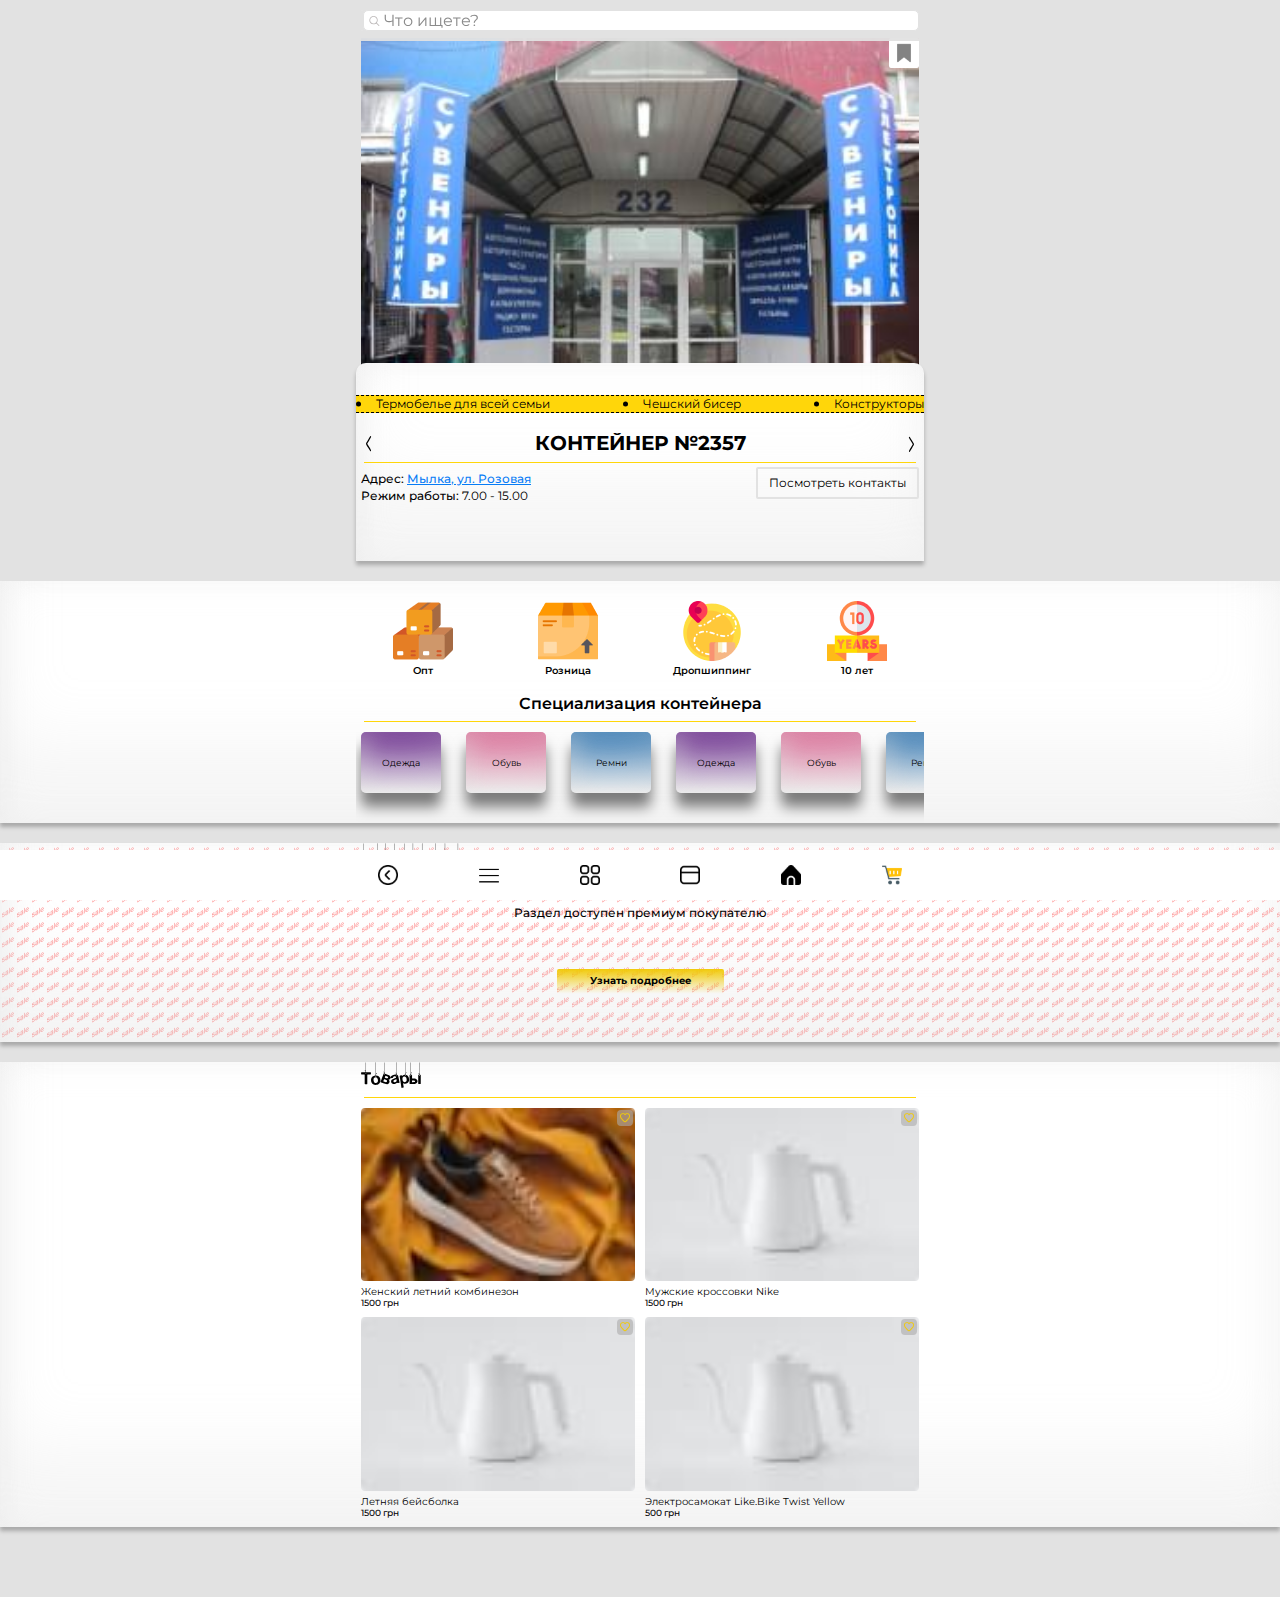
<file: seller-page.html>
<!doctype html>
<html lang="ru">

<head>
	<title>Страница продавца</title>
	<meta charset="UTF-8" />
	<meta name="format-detection" content="telephone=no" />
	<!-- <style>body{opacity: 0;}</style> -->
	<link rel="stylesheet" href="css/style.min.css?_v=20230723213533" />
	<!-- <link rel="shortcut icon" href="favicon.ico"> -->
	<!-- <meta name="robots" content="noindex, nofollow"> -->
	<meta name="viewport" content="width=device-width, initial-scale=1.0 " />
</head>

<body>
	<div class="wrapper">
		<header class="header">
			<div class="header__container">
			</div>
		</header>
		<main class="seller-page">
			<div class="seller-page__search-panel search-panel">
				<div class="search-panel__container">
					<form class="search-panel__form">
						<select name="search-category" class="search-panel__select-categoty">
							<option selected value="product" class="search-panel__option">Товары</option>
							<option value="container" class="search-panel__option">Контейнера</option>
						</select>
						<div class="search-panel__input">
							<input type="text" name="search-value" placeholder="Что ищете?" />
							<button type="submit" class="search-panel__icon-search">
								<img src="img/icons/search.svg" alt="Кнопка поиска" />
							</button>
						</div>
					</form>
				</div>
			</div>
			<div class="seller-page__main-image main-image-seller-page">
				<div class="main-image-seller-page__container">
					<div class="main-image-seller-page__slider swiper">
						<div class="main-image-seller-page__wrapper swiper-wrapper">
							<div class="main-image-seller-page__slide swiper-slide">
								<div class="main-image-seller-page__image-ibg">
									<img src="img/seller-page/main-image.jpg" alt="Фото контейнера" />
								</div>
								<div class="main-image-seller-page__icon">
									<svg width="20" height="20" viewBox="0 0 20 20" fill="none" xmlns="http://www.w3.org/2000/svg" xmlns:xlink="http://www.w3.org/1999/xlink">
										<mask id="mask0_6_10" style="mask-type:alpha" maskUnits="userSpaceOnUse" x="0" y="0" width="20" height="20">
											<rect width="20" height="20" fill="url(#pattern0)" />
										</mask>
										<g mask="url(#mask0_6_10)">
											<rect width="20" height="20" fill="url(#pattern1)" />
											<rect class="orange-color" width="20" height="20" fill="#dbdbdb99" />
										</g>
										<defs>
											<pattern id="pattern0" patternContentUnits="objectBoundingBox" width="1" height="1">
												<use xlink:href="#image0_6_10" transform="scale(0.00195312)" />
											</pattern>
											<pattern id="pattern1" patternContentUnits="objectBoundingBox" width="1" height="1">
												<use xlink:href="#image0_6_10" transform="scale(0.00195312)" />
											</pattern>
											<image id="image0_6_10" width="512" height="512" xlink:href="[data-uri]" />
										</defs>
									</svg>
								</div>
							</div>
							<div class="main-image-seller-page__slide swiper-slide">
								<div class="main-image-seller-page__image-ibg">
									<img src="img/seller-page/main-image.jpg" alt="Фото контейнера" />
								</div>
								<div class="main-image-seller-page__icon">
									<svg width="20" height="20" viewBox="0 0 20 20" fill="none" xmlns="http://www.w3.org/2000/svg" xmlns:xlink="http://www.w3.org/1999/xlink">
										<mask id="mask0_6_10" style="mask-type:alpha" maskUnits="userSpaceOnUse" x="0" y="0" width="20" height="20">
											<rect width="20" height="20" fill="url(#pattern0)" />
										</mask>
										<g mask="url(#mask0_6_10)">
											<rect width="20" height="20" fill="url(#pattern1)" />
											<rect class="orange-color" width="20" height="20" fill="#dbdbdb99" />
										</g>
										<defs>
											<pattern id="pattern0" patternContentUnits="objectBoundingBox" width="1" height="1">
												<use xlink:href="#image0_6_10" transform="scale(0.00195312)" />
											</pattern>
											<pattern id="pattern1" patternContentUnits="objectBoundingBox" width="1" height="1">
												<use xlink:href="#image0_6_10" transform="scale(0.00195312)" />
											</pattern>
											<image id="image0_6_10" width="512" height="512" xlink:href="[data-uri]" />
										</defs>
									</svg>
								</div>
							</div>
							<div class="main-image-seller-page__slide swiper-slide">
								<div class="main-image-seller-page__image-ibg">
									<img src="img/seller-page/main-image.jpg" alt="Фото контейнера" />
								</div>
								<div class="main-image-seller-page__icon">
									<svg width="20" height="20" viewBox="0 0 20 20" fill="none" xmlns="http://www.w3.org/2000/svg" xmlns:xlink="http://www.w3.org/1999/xlink">
										<mask id="mask0_6_10" style="mask-type:alpha" maskUnits="userSpaceOnUse" x="0" y="0" width="20" height="20">
											<rect width="20" height="20" fill="url(#pattern0)" />
										</mask>
										<g mask="url(#mask0_6_10)">
											<rect width="20" height="20" fill="url(#pattern1)" />
											<rect class="orange-color" width="20" height="20" fill="#dbdbdb99" />
										</g>
										<defs>
											<pattern id="pattern0" patternContentUnits="objectBoundingBox" width="1" height="1">
												<use xlink:href="#image0_6_10" transform="scale(0.00195312)" />
											</pattern>
											<pattern id="pattern1" patternContentUnits="objectBoundingBox" width="1" height="1">
												<use xlink:href="#image0_6_10" transform="scale(0.00195312)" />
											</pattern>
											<image id="image0_6_10" width="512" height="512" xlink:href="[data-uri]" />
										</defs>
									</svg>
								</div>
							</div>
						</div>
					</div>
				</div>
			</div>
			<div class="seller-page__info info-seller-page">
				<div class="info-seller-page__container">
					<div class="info-seller-page__product-line product-line">
						<div class="product-line__item">Термобелье для всей семьи</div>
						<div class="product-line__item">Чешский бисер</div>
						<div class="product-line__item">Конструкторы</div>
					</div>
					<div class="info-seller-page__container-info container-info">
						<div class="container-info__slider swiper">
							<div class="container-info__wrapper swiper-wrapper">
								<div class="container-info__slide slide-container swiper-slide">
									<div class="slide-container__title">КОНТЕЙНЕР №2357</div>
									<div class="slide-container__body">
										<div class="slide-container__info">
											<div class="slide-container__address">
												Адрес: <a href="#">Мылка, ул. Розовая</a>
											</div>
											<div class="slide-container__work-time">
												Режим работы: <span>7.00 - 15.00</span>
											</div>
										</div>
										<div data-spollers class="slide-container__contacts">
											<button data-spoller type="button" class="slide-container__show">
												Посмотреть контакты
											</button>
											<div class="slide-container__spoller-body">
												<div class="slide-container__name">
													<div class="slide-container__icon">
														<img src="img/icons/user-small.svg" alt="Иконка пользователя" />
													</div>
													<span>Олег</span>
												</div>
												<a href="#" class="slide-container__telegram">
													<div class="slide-container__icon">
														<img src="img/icons/telegram-small.svg" alt="Иконка телеграма" />
													</div>
													<span>@OlegChernov</span>
													</ф>
													<a href="tel:+380731525215" class="slide-container__phone">
														<div class="slide-container__icon">
															<img src="img/icons/phone-small.svg" alt="Иконка телефона" />
														</div>
														<span>38 (073) 152 52 15 </span>
													</a>
											</div>
										</div>
									</div>
								</div>
								<div class="container-info__slide slide-container swiper-slide">
									<div class="slide-container__title">КОНТЕЙНЕР №2358</div>
									<div class="slide-container__body">
										<div class="slide-container__info">
											<div class="slide-container__address">Адрес: <a href="#">Мылка, ул. Желтая</a></div>
											<div class="slide-container__work-time">
												Режим работы: <span>6.00 - 12.00</span>
											</div>
										</div>
										<div data-spollers class="slide-container__contacts">
											<button data-spoller type="button" class="slide-container__show">
												Посмотреть контакты
											</button>
											<div class="slide-container__spoller-body">
												<div class="slide-container__name">
													<div class="slide-container__icon">
														<img src="img/icons/user-small.svg" alt="Иконка пользователя" />
													</div>
													<span>Саша</span>
												</div>
												<a href="#" class="slide-container__telegram">
													<div class="slide-container__icon">
														<img src="img/icons/telegram-small.svg" alt="Иконка телеграма" />
													</div>
													<span>@OlegChernov</span>
													</ф>
													<a href="tel:+380731525215" class="slide-container__phone">
														<div class="slide-container__icon">
															<img src="img/icons/phone-small.svg" alt="Иконка телефона" />
														</div>
														<span>38 (073) 152 52 15 </span>
													</a>
											</div>
										</div>
									</div>
								</div>
								<div class="container-info__slide slide-container swiper-slide">
									<div class="slide-container__title">КОНТЕЙНЕР №1111</div>
									<div class="slide-container__body">
										<div class="slide-container__info">
											<div class="slide-container__address">Адрес: <a href="#">Мылка, ул. Синяя</a></div>
											<div class="slide-container__work-time">
												Режим работы: <span>6.00 - 18.00</span>
											</div>
										</div>
										<div data-spollers class="slide-container__contacts">
											<button data-spoller type="button" class="slide-container__show">
												Посмотреть контакты
											</button>
											<div class="slide-container__spoller-body">
												<div class="slide-container__name">
													<div class="slide-container__icon">
														<img src="img/icons/user-small.svg" alt="Иконка пользователя" />
													</div>
													<span>Игорь</span>
												</div>
												<a href="#" class="slide-container__telegram">
													<div class="slide-container__icon">
														<img src="img/icons/telegram-small.svg" alt="Иконка телеграма" />
													</div>
													<span>@OlegChernov</span>
													</ф>
													<a href="tel:+380731525215" class="slide-container__phone">
														<div class="slide-container__icon">
															<img src="img/icons/phone-small.svg" alt="Иконка телефона" />
														</div>
														<span>38 (073) 152 52 15 </span>
													</a>
											</div>
										</div>
									</div>
								</div>
							</div>
							<button type="button" class="swiper-button-prev container-info__button-prev">
								<svg width="6" height="16" viewBox="0 0 6 16" fill="none" xmlns="http://www.w3.org/2000/svg">
									<path d="M3.19278 4.4006L1.20429 7.69518L3.12276 10.8746C4.64913 13.3858 5.04123 14.1691 5.04123 14.676C5.04123 15.275 4.9292 15.4132 4.48109 15.2981C4.36906 15.275 3.3048 13.6853 2.14252 11.7731C0.504123 9.10056 0 8.13292 0 7.69518C0 7.25744 0.504123 6.2898 2.14252 3.64032C3.3048 1.72808 4.38307 0.092308 4.5091 0.0231915C4.76116 -0.115043 5.18126 0.391815 5.18126 0.829556C5.18126 0.967791 4.28504 2.58052 3.19278 4.4006Z" fill="black" />
								</svg>
							</button>
							<button type="button" class="swiper-button-next container-info__button-next">
								<svg width="6" height="16" viewBox="0 0 6 16" fill="none" xmlns="http://www.w3.org/2000/svg">
									<path d="M2.80722 5.06543L4.79571 8.36001L2.87724 11.5394C1.35087 14.0506 0.958774 14.834 0.958774 15.3408C0.958774 15.9398 1.0708 16.0781 1.51891 15.9629C1.63094 15.9398 2.6952 14.3501 3.85748 12.4379C5.49588 9.76538 6 8.79775 6 8.36001C6 7.92226 5.49588 6.95463 3.85748 4.30514C2.6952 2.3929 1.61693 0.757133 1.4909 0.688017C1.23884 0.549783 0.818739 1.05664 0.818739 1.49438C0.818739 1.63262 1.71496 3.24535 2.80722 5.06543Z" fill="black" />
								</svg>
							</button>
						</div>
					</div>
				</div>
			</div>
			<div class="seller-page__options options">
				<div class="options__container">
					<div class="options__variants">
						<div class="options__variant variant-options">
							<div class="variant-options__image">
								<img src="img/seller-page/boxes.png" alt="Опт" />
							</div>
							<div class="variant-options__label">Опт</div>
						</div>
						<div class="options__variant variant-options">
							<div class="variant-options__image">
								<img src="img/seller-page/package.png" alt="Розница" />
							</div>
							<div class="variant-options__label">Розница</div>
						</div>
						<div class="options__variant variant-options">
							<div class="variant-options__image">
								<img src="img/seller-page/delivery.png" alt="Дропшиппинг" />
							</div>
							<div class="variant-options__label">Дропшиппинг</div>
						</div>
						<div class="options__variant variant-options">
							<div class="variant-options__image">
								<img src="img/seller-page/anniversary.png" alt="10 лет качества" />
							</div>
							<div class="variant-options__label">10 лет</div>
						</div>
					</div>
					<h3 class="options__title">Специализация контейнера</h3>
					<div class="options__params swipe-area">
						<div class="options__param options__param_purple">Одежда</div>
						<div class="options__param options__param_pink">Обувь</div>
						<div class="options__param options__param_light-blue">Ремни</div>
						<div class="options__param options__param_purple">Одежда</div>
						<div class="options__param options__param_pink">Обувь</div>
						<div class="options__param options__param_light-blue">Ремни</div>
						<div class="options__param options__param_purple">Одежда Lorem ipsum dolor sit amet.</div>
						<div class="options__param options__param_pink">Обувь</div>
						<div class="options__param options__param_light-blue">Ремни</div>
					</div>
				</div>
			</div>
			<div class="seller-page__sales sales-seller-page">
				<div class="sales-seller-page__container">
					<div class="sales-seller-page__header header-block">
						<div class="header-block__title">
							<img src="img/main/sales/title.svg" alt="Распродажа" />
						</div>
					</div>
					<div class="sales-seller-page__body">
						<div class="sales-seller-page__title">Раздел доступен премиум покупателю</div>
						<a href="#" class="sales-seller-page__button">Узнать подробнее</a>
					</div>
				</div>
			</div>
			<div class="seller-page__goods goods">
				<div class="goods__container">
					<div class="goods__header header-block">
						<div class="header-block__title">
							<img src="img/main/goods/title.svg" alt="Товары" />
						</div>
					</div>
					<div class="goods__items">
						<a href="#" class="goods__item item-goods">
							<div class="item-goods__image-ibg">
								<img src="img/main/sales/item-05.jpg" alt="Женский летний комбинезон" />
								<div class="item-goods__favorite">
									<img src="img/icons/favorite.svg" alt="Иконка рекомендуемого" />
								</div>
							</div>
							<div class="item-goods__info">
								<div class="item-goods__title">Женский летний комбинезон</div>
								<div class="item-goods__current-price">1500 грн</div>
							</div>
						</a>
						<a href="#" class="goods__item item-goods">
							<div class="item-goods__image-ibg">
								<img src="img/main/sales/item-06.jpg" alt="Мужские кроссовки Nike" />
								<div class="item-goods__favorite">
									<img src="img/icons/favorite.svg" alt="Иконка рекомендуемого" />
								</div>
							</div>
							<div class="item-goods__info">
								<div class="item-goods__title">Мужские кроссовки Nike</div>
								<div class="item-goods__current-price">1500 грн</div>
							</div>
						</a>
						<a href="#" class="goods__item item-goods">
							<div class="item-goods__image-ibg">
								<img src="img/main/sales/item-06.jpg" alt="Летняя бейсболка" />
								<div class="item-goods__favorite">
									<img src="img/icons/favorite.svg" alt="Иконка рекомендуемого" />
								</div>
							</div>
							<div class="item-goods__info">
								<div class="item-goods__title">Летняя бейсболка</div>
								<div class="item-goods__current-price">1500 грн</div>
							</div>
						</a>
						<a href="#" class="goods__item item-goods">
							<div class="item-goods__image-ibg">
								<img src="img/main/sales/item-06.jpg" alt="Электросамокат Like.Bike Twist Yellow" />
								<div class="item-goods__favorite">
									<img src="img/icons/favorite.svg" alt="Иконка рекомендуемого" />
								</div>
							</div>
							<div class="item-goods__info">
								<div class="item-goods__title">Электросамокат Like.Bike Twist Yellow</div>
								<div class="item-goods__current-price">500 грн</div>
							</div>
						</a>
					</div>
				</div>
			</div>
			<aside class="page__sidebar-menu sidebar">
				<div class="sidebar__container">
					<button type="button" class="sidebar__close-icon">
						<img src="img/icons/close.svg" alt="Закрыть меню" />
					</button>
					<div class="sidebar__image-ibg">
						<img src="img/main/sidebar/sidebar-image.svg" alt="Логотип" />
						<div class="sidebar__promo">
							<img src="img/icons/promo-platform.svg" alt="Промо-платформа" />
						</div>
					</div>
					<div class="sidebar__menu menu-sidebar">
						<nav data-spollers data-one-spoller class="menu-sidebar__body spollers">
							<ul class="menu-sidebar__list">
								<li class="menu-sidebar__item">
									<a href="#" class="menu-sidebar__link">
										<img src="img/icons/apps.svg" alt="Иконка товаров" />
										<span>Каталог товаров</span>
									</a>
								</li>
								<li class="menu-sidebar__item">
									<a href="#" class="menu-sidebar__link">
										<img src="img/icons/window.svg" alt="Иконка контейнеров" />
										<span>База контейнеров</span>
									</a>
								</li>
								<li class="menu-sidebar__item menu-sidebar__item_border">
									<a href="#" class="menu-sidebar__link">
										<img src="img/icons/sales.svg" alt="Иконка распродажи" />
										<div class="menu-sidebar__decor">
											<img src="img/main/sidebar/item-decor.svg" alt="Декор" />
											<span>Распродажа</span>
										</div>
									</a>
								</li>
								<li class="menu-sidebar__item">
									<a href="#" class="menu-sidebar__link">
										<img src="img/icons/favorite-black.svg" alt="Иконка избранное" />
										<span>Избранное</span>
									</a>
								</li>
								<li class="menu-sidebar__item">
									<a href="#" class="menu-sidebar__link">
										<img src="img/icons/cart.svg" alt="Иконка корзины" />
										<span>Корзина</span>
									</a>
								</li>
								<li class="menu-sidebar__item menu-sidebar__item_border">
									<a href="#" class="menu-sidebar__link">
										<img src="img/icons/hamburger.svg" alt="Иконка новости" />
										<span>Новости</span>
									</a>
								</li>
								<li class="menu-sidebar__item">
									<div class="menu-sidebar__link spollers__item">
										<img src="img/icons/services.svg" alt="Иконка сервисы" />
										<button type="button" data-spoller class="spollers__title">Сервисы</button>
										<div class="spollers__body">
											<div class="spollers__inner">
												<a href="#">Видео обзоры и съемки</a>
												<a href="#">Независимый переучет</a>
												<a href="#">Онлайн распродажа</a>
												<a href="#">Отправка товаров</a>
												<a href="#">Продвижение и реклама</a>
												<a href="#">Товар под ключ КАРГО</a>
											</div>
										</div>
									</div>
								</li>
								<li class="menu-sidebar__item">
									<div class="menu-sidebar__link spollers__item">
										<img src="img/icons/avatar.svg" alt="Иконка о нас" />
										<button type="button" data-spoller class="spollers__title">Кто мы</button>
										<div class="spollers__body">
											<div class="spollers__inner">
												<a href="#">О нас</a>
												<a href="#">Еще о нас</a>
											</div>
										</div>
									</div>
								</li>
								<li class="menu-sidebar__item">
									<div class="menu-sidebar__link spollers__item">
										<img src="img/icons/partner.svg" alt="Иконка партнеры" />
										<button type="button" data-spoller class="spollers__title">Партнеры</button>
										<div class="spollers__body">
											<div class="spollers__inner">
												<a href="#">О партнерах</a>
												<a href="#">Еще о партнерах</a>
											</div>
										</div>
									</div>
								</li>
								<li class="menu-sidebar__item menu-sidebar__item_border">
									<a href="#" class="menu-sidebar__link">
										<img src="img/icons/telegram.svg" alt="Иконка телеграм" />
										<span>Чат с Сарафан</span>
									</a>
								</li>
							</ul>
						</nav>
					</div>
					<a href="#" class="sidebar__login">Войти в свой контейнер</a>
					<div class="sidebar__socials socials-sidebar">
						<h3 class="socials-sidebar__title">Смотрите распродажи в прямых эфирах</h3>
						<div class="socials-sidebar__image">
							<img src="img/main/sidebar/online-shop.svg" alt="Онлайн трансляции" />
						</div>
						<div class="socials-sidebar__items">
							<a href="#" class="socials-sidebar__item item-socials-sidebar">
								<div class="item-socials-sidebar__image">
									<img src="img/main/sidebar/tiktok.svg" alt="tiktok" />
								</div>
								<div class="item-socials-sidebar__label">TikTok</div>
							</a>
							<a href="#" class="socials-sidebar__item item-socials-sidebar">
								<div class="item-socials-sidebar__image">
									<img src="img/main/sidebar/instagram.svg" alt="instagram" />
								</div>
								<div class="item-socials-sidebar__label">Instagram</div>
							</a>
							<a href="#" class="socials-sidebar__item item-socials-sidebar">
								<div class="item-socials-sidebar__image">
									<img src="img/main/sidebar/youtube.svg" alt="youtube" />
								</div>
								<div class="item-socials-sidebar__label">YouTube</div>
							</a>
						</div>
						<div class="socials-sidebar__info info-socials-sidebar">
							<a href="#" class="info-socials-sidebar__lang info-socials-sidebar_block">
								<img src="img/main/sidebar/lang.svg" alt="Переключатель языка" />
							</a>
							<a href="#" class="info-socials-sidebar__currency info-socials-sidebar_block">Курс USA</a>
							<a href="#" class="info-socials-sidebar__date info-socials-sidebar_block">Дата</a>
						</div>
					</div>
				</div>
			</aside>
		</main>
		<footer data-lp class="footer">
			<div class="footer__container">
				<div class="footer__menu menu-footer">
					<nav class="menu-footer__body">
						<ul class="menu-footer__list">
							<li class="menu-footer__item">
								<a href="#" class="menu-footer__link"><img src="img/icons/circle-left.svg" alt="Иконка круга со стрелкой влево" /></a>
							</li>
							<li class="menu-footer__item icon-menu">
								<button type="button" class="menu-footer__link">
									<img src="img/icons/hamburger.svg" alt="Иконка бургер-меню" />
								</button>
							</li>
							<li class="menu-footer__item">
								<a href="#" class="menu-footer__link"><img src="img/icons/apps.svg" alt="Иконка товаров" /></a>
							</li>
							<li class="menu-footer__item">
								<a href="#" class="menu-footer__link"><img src="img/icons/window.svg" alt="Иконка контейнеров" /></a>
							</li>
							<li class="menu-footer__item">
								<a href="#" class="menu-footer__link"><img src="img/icons/home.svg" alt="Иконка главная страница" /></a>
							</li>
							<li class="menu-footer__item">
								<a href="#" class="menu-footer__link"><img src="img/icons/cart.svg" alt="Иконка корзины" /></a>
							</li>
						</ul>
					</nav>
				</div>
			</div>
		</footer>

	</div>
	<script src="js/app.min.js?_v=20230723213533"></script>
</body>

</html>
</file>
<file: css/style.min.css>
@charset "UTF-8";@import url(https://fonts.googleapis.com/css?family=Montserrat:regular,500,600,700,900&display=swap);@import url(https://fonts.googleapis.com/css?family=Lalezar:regular&display=swap);@import url(https://fonts.googleapis.com/css?family=Inter:regular,500,700&display=swap);*{padding:0;margin:0;border:0}*,:after,:before{-webkit-box-sizing:border-box;box-sizing:border-box}body,html{height:100%;min-width:320px}body{color:#000;line-height:1;font-family:Montserrat;font-size:.75rem;-ms-text-size-adjust:100%;-moz-text-size-adjust:100%;-webkit-text-size-adjust:100%;-webkit-font-smoothing:antialiased;-moz-osx-font-smoothing:grayscale;-webkit-tap-highlight-color:rgba(255,255,255,0);-webkit-tap-highlight-color:transparent}select{-webkit-appearance:none;-moz-appearance:none}button,input,textarea{font-family:Montserrat;font-size:inherit}button{cursor:pointer;color:inherit;background-color:transparent}a{color:inherit;text-decoration:none}ul li{list-style:none}img{vertical-align:top}h1,h2,h3,h4,h5,h6{font-weight:inherit;font-size:inherit}.lock body{overflow:hidden;-ms-touch-action:none;touch-action:none;-ms-scroll-chaining:none;overscroll-behavior:none}.wrapper{min-height:100%;display:-webkit-box;display:-ms-flexbox;display:flex;-webkit-box-orient:vertical;-webkit-box-direction:normal;-ms-flex-direction:column;flex-direction:column;overflow:hidden}@supports (overflow:clip){.wrapper{overflow:clip}}.wrapper>main{-webkit-box-flex:1;-ms-flex:1 1 auto;flex:1 1 auto}.wrapper>*{min-width:0}[class*=__container]{max-width:35.5rem;margin:0 auto;padding:0 .3125rem}.quantity{display:-webkit-box;display:-ms-flexbox;display:flex;height:100%}.quantity__button{-webkit-box-flex:0;-ms-flex:0 0 25px;flex:0 0 25px;position:relative;cursor:pointer}.quantity__button::after,.quantity__button::before{content:"";position:absolute;top:50%;left:50%;-webkit-transition:all .3s ease 0s;transition:all .3s ease 0s;margin:0 0 0 -4.5px;background-color:#000;width:9px;height:1px}.quantity__button_plus::before{-webkit-transform:rotate(-90deg);-ms-transform:rotate(-90deg);transform:rotate(-90deg)}.quantity__input{-webkit-box-flex:1;-ms-flex:1 1 auto;flex:1 1 auto}.quantity__input input{height:100%;color:#000;font-size:10px;width:100%;text-align:center}body::after{content:"";background-color:rgba(0,0,0,.5);position:fixed;width:100%;height:100%;top:0;left:0;opacity:0;-webkit-transition:opacity .8s ease 0s;transition:opacity .8s ease 0s;pointer-events:none;z-index:149}.popup-show body::after{opacity:1}.popup_show{z-index:150;visibility:visible;overflow:auto;pointer-events:auto}.popup_show .popup__content{visibility:visible;-webkit-transform:scale(1);-ms-transform:scale(1);transform:scale(1)}.popup__wrapper{display:-webkit-box;display:-ms-flexbox;display:flex;-webkit-box-orient:vertical;-webkit-box-direction:normal;-ms-flex-direction:column;flex-direction:column;-webkit-box-pack:center;-ms-flex-pack:center;justify-content:center;-webkit-box-align:center;-ms-flex-align:center;align-items:center;min-height:100%;-webkit-box-flex:1;-ms-flex:1 1 auto;flex:1 1 auto;width:100%}.popup__content{visibility:hidden;-webkit-transform:scale(0);-ms-transform:scale(0);transform:scale(0);-webkit-transition:-webkit-transform .3s ease 0s;transition:-webkit-transform .3s ease 0s;transition:transform .3s ease 0s;transition:transform .3s ease 0s,-webkit-transform .3s ease 0s;padding:1.25rem .3125rem .75rem .3125rem;width:100%;max-width:500px;border-radius:10px;background:#fff}.lock .popup__content{visibility:visible}.popup{position:fixed;top:0;left:0;bottom:0;right:0;padding:30px 10px;-webkit-transition:visibility .8s ease 0s;transition:visibility .8s ease 0s;visibility:hidden}.popup__title{font-size:12px;font-weight:700;text-transform:uppercase;text-align:center}.popup__title:not(:last-child){margin-bottom:19px}.popup__body{display:-ms-grid;display:grid;-ms-grid-columns:42.5% 1fr;grid-template-columns:42.5% 1fr;gap:9px}.popup__body:not(:last-child){margin-bottom:10px}.popup__image-ibg{border-radius:5px;overflow:hidden;padding-bottom:103%}.popup__info{display:-webkit-box;display:-ms-flexbox;display:flex;-webkit-box-orient:vertical;-webkit-box-direction:normal;-ms-flex-direction:column;flex-direction:column}.popup__category{color:#077cf6;font-size:10px;font-weight:500}.popup__category:not(:last-child){margin-bottom:2px}.popup__name{font-size:12px;font-weight:600}.popup__name:not(:last-child){margin-bottom:2px}.popup__id{color:#b9b3b3;font-size:7px;font-weight:500;display:-webkit-box;display:-ms-flexbox;display:flex;-webkit-box-align:center;-ms-flex-align:center;align-items:center;gap:13px}.popup__id:not(:last-child){margin-bottom:7px}.popup__form{-webkit-box-flex:1;-ms-flex-positive:1;flex-grow:1;display:-webkit-box;display:-ms-flexbox;display:flex;-webkit-box-orient:vertical;-webkit-box-direction:normal;-ms-flex-direction:column;flex-direction:column}.popup__price{display:-ms-grid;display:grid;-ms-grid-columns:1fr 1fr;grid-template-columns:1fr 1fr;gap:10px 25px}.popup__price:not(:last-child){margin-bottom:5px}.popup__quantity{border-radius:2px;border:1px solid #e2e2e2}.popup__total-price{border-radius:2px;border:1px solid #e2e2e2;padding:.3125rem .0625rem;text-align:center;font-size:10px}.popup__textarea{min-height:32px;-webkit-box-flex:1;-ms-flex-positive:1;flex-grow:1}.popup__textarea textarea{border-radius:2px;border:1px solid #e2e2e2;width:100%;height:100%;resize:none;padding:.3125rem}.popup__footer{-ms-grid-column-span:2;grid-column:span 2;display:-ms-grid;display:grid;-ms-grid-columns:1fr 1fr;grid-template-columns:1fr 1fr;gap:10px 25px}.popup__close{text-align:center;font-size:10px;padding:.4375rem .75rem;border:1px solid #ffd60a;border-radius:5px}.popup__link{text-align:center;font-size:10px;padding:.4375rem 1.125rem;border:1px solid #ffd60a;border-radius:5px;display:-webkit-box;display:-ms-flexbox;display:flex;-webkit-box-pack:center;-ms-flex-pack:center;justify-content:center;-webkit-box-align:center;-ms-flex-align:center;align-items:center;background:-webkit-gradient(linear,left top,left bottom,from(#f1ca0a),color-stop(17.97%,rgba(241,202,10,.82)),color-stop(33.59%,rgba(241,202,10,.67)),color-stop(49.74%,rgba(241,202,10,.5)),color-stop(59.64%,rgba(241,202,10,.493)),color-stop(77.87%,rgba(241,202,10,.356)),color-stop(86.2%,rgba(241,202,10,.267)),color-stop(99.22%,rgba(241,202,10,.178)));background:linear-gradient(180deg,#f1ca0a 0,rgba(241,202,10,.82) 17.97%,rgba(241,202,10,.67) 33.59%,rgba(241,202,10,.5) 49.74%,rgba(241,202,10,.493) 59.64%,rgba(241,202,10,.356) 77.87%,rgba(241,202,10,.267) 86.2%,rgba(241,202,10,.178) 99.22%)}.spollers__title{width:100%;cursor:default;text-align:left;position:relative}._spoller-init .spollers__title{cursor:pointer}._spoller-init .spollers__title::after,._spoller-init .spollers__title::before{content:"";position:absolute;right:10px;top:50%;background-color:#000;height:1px;width:10px;-webkit-transition:-webkit-transform .5s ease 0s;transition:-webkit-transform .5s ease 0s;transition:transform .5s ease 0s;transition:transform .5s ease 0s,-webkit-transform .5s ease 0s}._spoller-init .spollers__title::before{-webkit-transform:translate(-75%,-50%) rotate(40deg);-ms-transform:translate(-75%,-50%) rotate(40deg);transform:translate(-75%,-50%) rotate(40deg)}._spoller-init .spollers__title::after{-webkit-transform:translate(0,-50%) rotate(-40deg);-ms-transform:translate(0,-50%) rotate(-40deg);transform:translate(0,-50%) rotate(-40deg)}._spoller-init .spollers__title._spoller-active::before{-webkit-transform:translateX(-75%) rotate(-40deg);-ms-transform:translateX(-75%) rotate(-40deg);transform:translateX(-75%) rotate(-40deg)}._spoller-init .spollers__title._spoller-active::after{-webkit-transform:rotate(40deg);-ms-transform:rotate(40deg);transform:rotate(40deg)}.spollers__body{-ms-grid-column:2;grid-column-start:2;-ms-grid-column-span:1;grid-column-end:3}.spollers__inner{padding-top:.625rem;display:-webkit-box;display:-ms-flexbox;display:flex;-webkit-box-orient:vertical;-webkit-box-direction:normal;-ms-flex-direction:column;flex-direction:column;gap:10px}.spollers__inner>a{font-size:12px}[class*=-ibg]{position:relative}[class*=-ibg]>img{position:absolute;width:100%;height:100%;top:0;left:0;-o-object-fit:cover;object-fit:cover}[class*=-ibg_contain] img{-o-object-fit:contain;object-fit:contain}.footer{position:fixed;width:100%;z-index:50;left:0;bottom:0}.footer::before{content:"";position:absolute;width:100%;height:100%;top:0;left:0;background-color:#fff}.footer__container{position:relative;padding:.3125rem .75rem .3125rem .75rem}.menu-footer__list{display:-webkit-box;display:-ms-flexbox;display:flex;gap:.3125rem;-webkit-box-pack:justify;-ms-flex-pack:justify;justify-content:space-between}.menu-footer__link{padding:.625rem;display:inline-block;width:100%;height:100%}.page{background:#e2e2e2}.page__categories{background:#fff;-webkit-box-shadow:0 -80px 65px 0 rgba(212,212,212,.2) inset,0 1px 40px 0 rgba(226,226,226,.2) inset,10px 4px 16px 0 rgba(233,233,233,.2) inset,0 4px 4px 0 rgba(0,0,0,.25);box-shadow:0 -80px 65px 0 rgba(212,212,212,.2) inset,0 1px 40px 0 rgba(226,226,226,.2) inset,10px 4px 16px 0 rgba(233,233,233,.2) inset,0 4px 4px 0 rgba(0,0,0,.25)}.page__categories:not(:last-child){margin-bottom:20px}.product-page__search-block:not(:last-child){margin-bottom:10px}.sales-page__info{padding-bottom:1.5625rem}.sales-page__info-block{position:relative;margin-top:-.625rem}.sales-page__decor{position:relative}.sales-page__decor::before{content:"";position:absolute;width:5px;height:calc(100% - 15px);top:15px;left:50%;-webkit-transform:translate(-50%,0);-ms-transform:translate(-50%,0);transform:translate(-50%,0);background:red url(../img/icons/sale-decor-line.svg) 0 0/5px 20px repeat}.info-block-product-page__container{padding:0 .3125rem .3125rem .3125rem}.search-panel{padding-top:.625rem;padding-bottom:.625rem;position:fixed;z-index:2;width:100%;top:0;left:0}.search-panel::before{content:"";position:absolute;width:100%;height:100%;top:0;left:0;background-color:rgba(226,226,226,.95)}.search-panel__form{display:-webkit-box;display:-ms-flexbox;display:flex;border-radius:0 2px 2px 0;font-size:1rem;position:relative;z-index:2}.search-panel__select-categoty{font-family:Montserrat;min-height:20px;-webkit-box-flex:0;-ms-flex:0 0 0px;flex:0 0 0px;width:0;font-size:1rem;background:#fff;border:1px solid #e2e2e2;color:#8b8b8b;border-radius:5px;-webkit-transition:all .3s ease 0s;transition:all .3s ease 0s}.focus .search-panel__select-categoty{padding:0 .0625rem;border:1px solid #e2e2e2;-webkit-transition:all .3s ease 0s;transition:all .3s ease 0s;-webkit-box-flex:0;-ms-flex:0 0 105px;flex:0 0 105px;width:105px}.search-panel__option{font-size:1rem;color:#8b8b8b}.search-panel__input{-webkit-box-flex:1;-ms-flex:1 1 auto;flex:1 1 auto;position:relative;min-height:20px}.search-panel__input input{font-size:16px;border-radius:5px;color:#8b8b8b;border:1px solid #e2e2e2;width:100%;height:100%;background:#fff;padding:0 .3125rem 0 1.25rem}.search-panel__input input::-webkit-input-placeholder{font-size:1rem;color:#8b8b8b}.search-panel__input input::-moz-placeholder{font-size:1rem;color:#8b8b8b}.search-panel__input input:-ms-input-placeholder{font-size:1rem;color:#8b8b8b}.search-panel__input input::-ms-input-placeholder{font-size:1rem;color:#8b8b8b}.search-panel__input input::placeholder{font-size:1rem;color:#8b8b8b}.search-panel__icon-search{position:absolute;top:50%;left:6px;-webkit-transform:translate(0,-50%);-ms-transform:translate(0,-50%);transform:translate(0,-50%);display:-webkit-box;display:-ms-flexbox;display:flex;-webkit-box-pack:center;-ms-flex-pack:center;justify-content:center;-webkit-box-align:center;-ms-flex-align:center;align-items:center}.main-image{padding-top:3rem;padding-bottom:.625rem}.main-image__bg-img-ibg{text-align:center;padding-bottom:60%}.main-image__telegram-icon{position:absolute;z-index:2;bottom:12%;left:60%}.info-block{padding-bottom:1.25rem}.product-line{margin-left:-.3125rem;margin-right:-.3125rem;border-top:1px dashed #000;border-bottom:1px dashed #000;background:#ffd60a;padding-top:.125rem;padding-bottom:.125rem;display:-webkit-box;display:-ms-flexbox;display:flex;-webkit-box-align:center;-ms-flex-align:center;align-items:center;-webkit-box-pack:justify;-ms-flex-pack:justify;justify-content:space-between;gap:.9375rem}.product-line:not(:last-child){margin-bottom:14px}.product-line__item{padding-left:1.25rem;position:relative;text-align:center}.product-line__item::before{content:"";position:absolute;width:.3125rem;height:.3125rem;border-radius:50%;background-color:#000;top:50%;left:0;-webkit-transform:translate(0,-50%);-ms-transform:translate(0,-50%);transform:translate(0,-50%)}.stats{display:-webkit-box;display:-ms-flexbox;display:flex;gap:.625rem;-webkit-box-align:center;-ms-flex-align:center;align-items:center;-webkit-box-pack:justify;-ms-flex-pack:justify;justify-content:space-between}.stats__item{display:-webkit-box;display:-ms-flexbox;display:flex;-webkit-box-orient:vertical;-webkit-box-direction:normal;-ms-flex-direction:column;flex-direction:column;-webkit-box-align:center;-ms-flex-align:center;align-items:center;gap:.9375rem}.stats__label{font-size:8px;font-weight:600}.stats__value{font-size:20px;font-style:normal;font-weight:400;line-height:normal}.stats__value_light-red{color:#e63946}.stats__value_blue{color:#1795e4}.stats__value_orange{color:#ff6d00}.stats__value_red{color:red}.categories__container{overflow:hidden}.categories__header:not(:last-child){margin-bottom:10px}.categories__items{padding-left:.3125rem;display:-webkit-box;display:-ms-flexbox;display:flex;gap:15px;overflow-x:scroll;padding-bottom:1.1875rem}.header-block{display:-webkit-box;display:-ms-flexbox;display:flex;gap:.625rem;-webkit-box-align:start;-ms-flex-align:start;align-items:flex-start;-webkit-box-pack:justify;-ms-flex-pack:justify;justify-content:space-between;padding-bottom:.625rem;position:relative}.header-block::before{content:"";position:absolute;width:calc(100% - 6px);height:1px;background:#ffd60a;bottom:0;left:3px}.header-block__title img{max-width:100%}.header-block__link{margin-top:.3125rem}.slide-categories{display:-webkit-box;display:-ms-flexbox;display:flex;-webkit-box-align:center;-ms-flex-align:center;align-items:center;-webkit-box-orient:vertical;-webkit-box-direction:normal;-ms-flex-direction:column;flex-direction:column;min-width:80px;gap:5px}.slide-categories__label{font-size:10px;text-align:center;-webkit-box-flex:1;-ms-flex-positive:1;flex-grow:1}.slide-categories__icon{border-radius:50%;width:3.75rem;height:3.75rem;background:#cdb4db;-webkit-box-shadow:0 -15px 10px 0 rgba(212,212,212,.2) inset,0 1px 10px 0 rgba(226,226,226,.2) inset,10px 4px 10px 0 rgba(233,233,233,.2) inset,0 10px 10px 0 rgba(0,0,0,.5);box-shadow:0 -15px 10px 0 rgba(212,212,212,.2) inset,0 1px 10px 0 rgba(226,226,226,.2) inset,10px 4px 10px 0 rgba(233,233,233,.2) inset,0 10px 10px 0 rgba(0,0,0,.5);display:-webkit-box;display:-ms-flexbox;display:flex;-webkit-box-pack:center;-ms-flex-pack:center;justify-content:center;-webkit-box-align:center;-ms-flex-align:center;align-items:center}.slide-categories__icon_child{background-color:#b6f3f3}.slide-categories__icon_auto{background-color:#bbcc82}.slide-categories__icon_details{background-color:#fad080}.slide-categories__icon_zoo{background-color:#f3b1ea}.slide-categories__icon_house{background-color:#f6cd3c}.slide-categories__icon_instruments{background-color:#b9e8a4}.slide-categories__icon_home-products{background-color:#a49afd}.slide-categories__icon_electronic{background-color:#fdc3c3}.slide-categories__icon_clothes{background-color:#e68a87}.slide-categories__icon_textile{background-color:#a3ad84}.slide-categories__icon_sport{background-color:#c0adcf}.slide-categories__icon_bussines{background-color:#8ab8ff}.slide-categories__icon_army{background-color:#b28e75}.base{background:#fff;-webkit-box-shadow:0 -80px 65px 0 rgba(212,212,212,.2) inset,0 1px 40px 0 rgba(226,226,226,.2) inset,10px 4px 16px 0 rgba(233,233,233,.2) inset,0 4px 4px 0 rgba(0,0,0,.25);box-shadow:0 -80px 65px 0 rgba(212,212,212,.2) inset,0 1px 40px 0 rgba(226,226,226,.2) inset,10px 4px 16px 0 rgba(233,233,233,.2) inset,0 4px 4px 0 rgba(0,0,0,.25)}.base:not(:last-child){margin-bottom:20px}.base__container{overflow:hidden}.base__items{padding-left:.3125rem;padding-top:.625rem;display:-webkit-box;display:-ms-flexbox;display:flex;gap:20px;overflow-x:scroll;padding-bottom:1.1875rem}.base__slide{min-width:75px;border-radius:5px;-webkit-box-shadow:0 -15px 10px 0 rgba(212,212,212,.2) inset,0 1px 10px 0 rgba(226,226,226,.2) inset,10px 4px 10px 0 rgba(233,233,233,.2) inset,0 10px 10px 0 rgba(0,0,0,.5);box-shadow:0 -15px 10px 0 rgba(212,212,212,.2) inset,0 1px 10px 0 rgba(226,226,226,.2) inset,10px 4px 10px 0 rgba(233,233,233,.2) inset,0 10px 10px 0 rgba(0,0,0,.5);padding:.53125rem .125rem;display:-webkit-box;display:-ms-flexbox;display:flex;-webkit-box-pack:center;-ms-flex-pack:center;justify-content:center;-webkit-box-align:center;-ms-flex-align:center;align-items:center}.base__slide_purple{background:-webkit-gradient(linear,left top,left bottom,color-stop(2.72%,#580e81),to(rgba(205,180,219,0)));background:linear-gradient(180deg,#580e81 2.72%,rgba(205,180,219,0) 100%)}.base__slide_pink{background:-webkit-gradient(linear,left top,left bottom,from(#dc578a),to(rgba(255,200,221,0)));background:linear-gradient(180deg,#dc578a 0,rgba(255,200,221,0) 100%)}.base__slide_light-blue{background:-webkit-gradient(linear,left top,left bottom,from(#1567ad),to(rgba(189,224,254,0)));background:linear-gradient(180deg,#1567ad 0,rgba(189,224,254,0) 100%)}.base__slide_yellow{background:-webkit-gradient(linear,left top,left bottom,from(#f0cd1a),to(rgba(244,215,69,0)));background:linear-gradient(180deg,#f0cd1a 0,rgba(244,215,69,0) 100%)}.base__text{text-align:center;font-size:9px}.sales{padding-bottom:1.25rem;background:#fff;-webkit-box-shadow:0 -80px 65px 0 rgba(212,212,212,.2) inset,0 1px 40px 0 rgba(226,226,226,.2) inset,10px 4px 16px 0 rgba(233,233,233,.2) inset,0 4px 4px 0 rgba(0,0,0,.25);box-shadow:0 -80px 65px 0 rgba(212,212,212,.2) inset,0 1px 40px 0 rgba(226,226,226,.2) inset,10px 4px 16px 0 rgba(233,233,233,.2) inset,0 4px 4px 0 rgba(0,0,0,.25)}.sales:not(:last-child){margin-bottom:30px}.sales__header:not(:last-child){margin-bottom:10px}.sales__items{display:-ms-grid;display:grid;-ms-grid-columns:(1fr)[3];grid-template-columns:repeat(3,1fr);gap:10px 5px}.item-goods__image-ibg{padding-bottom:63.3%}.item-goods__image-ibg>img{border-radius:4px}.item-goods__image-ibg:not(:last-child){margin-bottom:6px}.item-goods__promo{display:-webkit-box;display:-ms-flexbox;display:flex;position:absolute;bottom:0;left:0;width:100%;height:auto}.item-goods__item-promo{position:relative;pointer-events:none}.item-goods__item-promo img{-webkit-transform:translate(-4px,50%);-ms-transform:translate(-4px,50%);transform:translate(-4px,50%)}.item-goods__value{position:absolute;bottom:0;left:0;color:#fff;font-size:7px;font-weight:500;-webkit-transform:translate(5px,-50%);-ms-transform:translate(5px,-50%);transform:translate(5px,-50%)}.item-goods__favorite{padding:.1875rem;border-radius:4px;background-color:rgba(172,172,172,.6);position:absolute;top:2px;right:2px;display:-webkit-box;display:-ms-flexbox;display:flex;-webkit-box-pack:center;-ms-flex-pack:center;justify-content:center;-webkit-box-align:center;-ms-flex-align:center;align-items:center}.item-goods__info{display:-ms-grid;display:grid;-ms-grid-columns:auto 1fr;grid-template-columns:auto 1fr;row-gap:1px;-webkit-column-gap:5px;-moz-column-gap:5px;column-gap:5px}.item-goods__title{-ms-grid-column-span:2;grid-column:span 2;font-size:10px}.item-goods__current-price{font-size:9px;font-weight:500}.item-goods__old-price{color:#a5a3a3;font-size:9px;text-decoration:line-through}.goods{padding-bottom:.625rem;margin-bottom:4.375rem;background:#fff;-webkit-box-shadow:0 -80px 65px 0 rgba(212,212,212,.2) inset,0 1px 40px 0 rgba(226,226,226,.2) inset,10px 4px 16px 0 rgba(233,233,233,.2) inset,0 4px 4px 0 rgba(0,0,0,.25);box-shadow:0 -80px 65px 0 rgba(212,212,212,.2) inset,0 1px 40px 0 rgba(226,226,226,.2) inset,10px 4px 16px 0 rgba(233,233,233,.2) inset,0 4px 4px 0 rgba(0,0,0,.25)}.goods__header:not(:last-child){margin-bottom:10px}.goods__items{display:-ms-grid;display:grid;-ms-grid-columns:1fr 1fr;grid-template-columns:1fr 1fr;gap:.625rem}.goods__items_row-gap-20{row-gap:20px;padding-top:1.25rem}.no-result{-ms-grid-column-span:2;grid-column:span 2;color:#000;font-family:Montserrat;font-size:12px;font-weight:500;justify-items:center;text-align:center;padding-top:2.5rem;padding-bottom:2.5rem}.sidebar{background:#fff;padding-bottom:4.0625rem;padding-top:1.4375rem;position:fixed;z-index:10;width:320px;height:100%;top:0;left:-100vw;overflow:auto;-webkit-transition:left .3s ease 0s;transition:left .3s ease 0s}.sidebar::before{content:"";position:fixed;z-index:-1;width:100vw;height:100%;top:0;left:-100vw;-webkit-transition:left .3s ease 0s;transition:left .3s ease 0s}.menu-open .sidebar{left:0}.menu-open .sidebar::before{left:0}.sidebar__container{display:-webkit-box;display:-ms-flexbox;display:flex;-webkit-box-orient:vertical;-webkit-box-direction:normal;-ms-flex-direction:column;flex-direction:column;overflow:hidden;position:relative}.sidebar__close-icon{position:absolute;top:0;right:5px;z-index:10}.sidebar__image-ibg{padding-bottom:30%}.sidebar__promo{position:absolute;bottom:40%;left:50%;-webkit-transform:translate(-50%,50%);-ms-transform:translate(-50%,50%);transform:translate(-50%,50%);z-index:2}.sidebar__menu:not(:last-child){margin-bottom:30px}.sidebar__login{-ms-flex-item-align:center;-ms-grid-row-align:center;align-self:center;font-size:10px;font-weight:700;text-align:center;border-radius:2px;padding:.375rem 1rem;background:-webkit-gradient(linear,left top,left bottom,from(#8ecae6),color-stop(15.11%,rgba(142,202,230,.82)),color-stop(30.22%,rgba(142,202,230,.68)),color-stop(46.36%,rgba(142,202,230,.54)),color-stop(61.47%,rgba(142,202,230,.39)),color-stop(78.13%,rgba(142,202,230,.22)),color-stop(90.11%,rgba(142,202,230,.1)),to(rgba(142,202,230,.56)));background:linear-gradient(180deg,#8ecae6 0,rgba(142,202,230,.82) 15.11%,rgba(142,202,230,.68) 30.22%,rgba(142,202,230,.54) 46.36%,rgba(142,202,230,.39) 61.47%,rgba(142,202,230,.22) 78.13%,rgba(142,202,230,.1) 90.11%,rgba(142,202,230,.56) 100%)}.sidebar__login:not(:last-child){margin-bottom:10px}.menu-sidebar__list{position:relative}.menu-sidebar__list::before{content:"";position:absolute;width:300%;height:1px;top:0;left:-100%;background:#e2e2e2}.menu-sidebar__item{padding:.3125rem 1.5625rem .3125rem 1.5625rem}.menu-sidebar__item:not(:last-child){margin-bottom:15px}.menu-sidebar__item_border{position:relative}.menu-sidebar__item_border::before{content:"";position:absolute;width:300%;height:1px;top:-12px;left:-100%;background:#e2e2e2}.menu-sidebar__item_border::after{content:"";position:absolute;width:300%;height:1px;bottom:-12px;left:-100%;background:#e2e2e2}.menu-sidebar__link{display:-ms-grid;display:grid;-ms-grid-columns:auto 1fr;grid-template-columns:auto 1fr;-webkit-box-align:center;-ms-flex-align:center;align-items:center}.menu-sidebar__link>img{margin-right:.625rem}.menu-sidebar__link>span{font-size:14px}.menu-sidebar__link>button{font-size:14px}.menu-sidebar__decor{position:relative}.menu-sidebar__decor>img{position:absolute;width:auto;height:auto;top:-9px;left:-10px;pointer-events:none}.menu-sidebar__decor>span{position:relative;z-index:1;font-size:1.25rem;font-weight:500;color:#fff}.socials-sidebar__title{text-align:center;font-size:10px;font-weight:500}.socials-sidebar__title:not(:last-child){margin-bottom:6px}.socials-sidebar__image{position:relative;text-align:center}.socials-sidebar__image::before{content:"";position:absolute;width:300%;height:1px;top:0;left:-100%;background:#e2e2e2}.socials-sidebar__image:not(:last-child){margin-bottom:8px}.socials-sidebar__items{padding:0 .9375rem;display:-ms-grid;display:grid;justify-items:center;-ms-grid-columns:(1fr)[3];grid-template-columns:repeat(3,1fr);gap:20px}.socials-sidebar__items:not(:last-child){margin-bottom:16px}.socials-sidebar__info{padding:0 .9375rem;display:-ms-grid;display:grid;justify-items:center;-ms-grid-columns:(1fr)[3];grid-template-columns:repeat(3,1fr);gap:20px}.item-socials-sidebar{width:5rem;height:5rem;border:1px solid #e2e2e2;padding:.375rem .9375rem;display:-webkit-box;display:-ms-flexbox;display:flex;-webkit-box-orient:vertical;-webkit-box-direction:normal;-ms-flex-direction:column;flex-direction:column;-webkit-box-align:center;-ms-flex-align:center;align-items:center;gap:5px}.item-socials-sidebar__image img{max-width:100%}.item-socials-sidebar__label{font-size:10px;font-weight:700}.info-socials-sidebar_block{text-align:center;font-size:10px;font-weight:500;padding:.0625rem .625rem;border:1px solid #e2e2e2;min-width:80px}.search-block__container{padding:3.75rem .625rem .625rem .625rem}.search-block__header{position:fixed;width:100%;top:0;left:0;z-index:2}.search-block__header::before{content:"";position:absolute;z-index:-1;width:100%;height:100%;top:0;left:0;background-color:rgba(226,226,226,.95)}.search-block__inner{padding:.625rem .625rem;max-width:35.5rem;margin:0 auto;display:-ms-grid;display:grid;-ms-grid-columns:auto 1fr;grid-template-columns:auto 1fr;-webkit-box-align:center;-ms-flex-align:center;align-items:center}.search-block__back{padding:.1875rem .25rem .0625rem .25rem}.search-block__icon{width:30px;height:30px;margin:0 auto;border-radius:50%;display:-webkit-box;display:-ms-flexbox;display:flex;-webkit-box-pack:center;-ms-flex-pack:center;justify-content:center;-webkit-box-align:center;-ms-flex-align:center;align-items:center;position:relative}.search-block__icon:not(:last-child){margin-bottom:5px}.search-block__icon img{width:.75rem;height:.75rem}.search-block__icon_child{background-color:#b6f3f3}.search-block__icon_auto{background-color:#bbcc82}.search-block__icon_details{background-color:#fad080}.search-block__icon_zoo{background-color:#f3b1ea}.search-block__icon_house{background-color:#f6cd3c}.search-block__icon_instruments{background-color:#b9e8a4}.search-block__icon_home-products{background-color:#a49afd}.search-block__icon_electronic{background-color:#fdc3c3}.search-block__icon_clothes{background-color:#e68a87}.search-block__icon_textile{background-color:#a3ad84}.search-block__icon_sport{background-color:#c0adcf}.search-block__icon_bussines{background-color:#8ab8ff}.search-block__icon_army{background-color:#b28e75}.search-block__title{text-align:center;font-size:5px}.form-search-block{padding-left:.6875rem;position:relative;display:-ms-grid;display:grid;-ms-grid-columns:1fr auto;grid-template-columns:1fr auto;-webkit-box-align:center;-ms-flex-align:center;align-items:center;font-size:1rem}.form-search-block__icon-search{position:absolute;z-index:2;width:10px;height:10px;top:50%;left:17px;-webkit-transform:translate(0,-50%);-ms-transform:translate(0,-50%);transform:translate(0,-50%)}.form-search-block__input{position:relative;-webkit-transition:all .3s ease 0s;transition:all .3s ease 0s}.focus .form-search-block__input{padding-right:.6875rem}.form-search-block__input input{min-height:18px;width:100%;padding:.28125rem 1.5rem;font-size:16px;border-radius:5px;border:1px solid #e2e2e2;background-color:#fff;color:#8b8b8b}.form-search-block__input input::-webkit-input-placeholder{color:#8b8b8b}.form-search-block__input input::-moz-placeholder{color:#8b8b8b}.form-search-block__input input:-ms-input-placeholder{color:#8b8b8b}.form-search-block__input input::-ms-input-placeholder{color:#8b8b8b}.form-search-block__input input::placeholder{color:#8b8b8b}.form-search-block__input input:focus{outline-color:#e2e2e2;border:1px solid transparent}.form-search-block__icon-cancel{position:absolute;width:10px;height:10px;top:50%;right:10px;-webkit-transform:translate(0,-50%);-ms-transform:translate(0,-50%);transform:translate(0,-50%);-webkit-transition:all .3s ease 0s;transition:all .3s ease 0s}.focus .form-search-block__icon-cancel{right:21px}.form-search-block__cancel{-webkit-box-flex:0;-ms-flex:0 0 0px;flex:0 0 0px;overflow:hidden;width:0;font-size:10px;font-weight:600;-webkit-transition:all .3s ease 0s;transition:all .3s ease 0s}.focus .form-search-block__cancel{-webkit-box-flex:0;-ms-flex:0 0 400px;flex:0 0 400px;overflow:visible;width:40px}.info-sales{padding-top:.9375rem;background:url(../img/icons/sale-bg.svg) 0 0/20px 20px repeat}.info-sales__banners{display:-ms-grid;display:grid;-ms-grid-columns:1fr 1fr;grid-template-columns:1fr 1fr;row-gap:5px;-webkit-column-gap:10px;-moz-column-gap:10px;column-gap:10px}.info-sales__main-banner{-ms-grid-row-span:2;grid-row:span 2;border-radius:2px;background:red;text-align:right;display:-webkit-box;display:-ms-flexbox;display:flex;-webkit-box-pack:center;-ms-flex-pack:center;justify-content:center;position:relative}.info-sales__main-banner>img{max-width:100%}.info-sales__icon-persent{position:absolute;bottom:21.7%;left:50%;z-index:10;-webkit-transform:translate(-25%,-25%);-ms-transform:translate(-25%,-25%);transform:translate(-25%,-25%)}.info-sales__sub-banner-top-ibg{border-radius:2px;overflow:hidden;padding-bottom:46%}.info-sales__sub-banner-bottom-ibg{border-radius:2px;border:1px solid red;background:#fff;overflow:hidden;padding-bottom:43%}.info-sales__sub-banner-bottom-ibg img{-o-object-fit:contain;object-fit:contain}.premium{background:url(../img/premium/bg.jpg) 50%/cover no-repeat;position:relative;z-index:2}.premium__decor-01{position:absolute;top:-7px;right:-185px;z-index:-1;pointer-events:none}.premium__decor-02{position:absolute;top:217px;left:-38px;z-index:-1;pointer-events:none}.premium__decor-03{position:absolute;top:400px;left:-58px;z-index:1;pointer-events:none}.premium__decor-04{position:absolute;top:695px;right:-130px;z-index:1;pointer-events:none}.premium__decor-05{position:absolute;top:880px;left:-75px;z-index:-1;pointer-events:none}.premium__decor-06{position:absolute;top:1100px;right:-32px;z-index:-1;pointer-events:none}.premium__decor-07{position:absolute;top:1150px;left:-115px;z-index:-1;pointer-events:none}.premium__decor-08{position:absolute;top:1570px;right:-100px;z-index:-1;pointer-events:none}.premium__decor-09{position:absolute;bottom:50px;left:-55px;z-index:-1;pointer-events:none}.premium__container{display:-webkit-box;display:-ms-flexbox;display:flex;-webkit-box-orient:vertical;-webkit-box-direction:normal;-ms-flex-direction:column;flex-direction:column;-webkit-box-align:center;-ms-flex-align:center;align-items:center;padding:2.5rem .3125rem 4.0625rem .3125rem}.premium__label{-webkit-transform:rotate(-7.391deg);-ms-transform:rotate(-7.391deg);transform:rotate(-7.391deg);font-family:Lalezar;font-size:30px;text-transform:lowercase;padding:.625rem 1.875rem;background-color:#ffd60a}.premium__robot img{max-width:100%}.premium__title{margin-top:-4.375rem}.premium__title:not(:last-child){margin-bottom:3px}.premium__subtitle{color:#f1ca0a;font-size:30px;font-weight:900}.premium__subtitle:not(:last-child){margin-bottom:10px}.premium__list{background:url(../img/premium/list-bg.jpg) 50%/cover no-repeat;padding:2.0625rem .1875rem 1.375rem .3125rem;max-width:260px}.premium__list:not(:last-child){margin-bottom:30px}.premium__item-list{display:-webkit-box;display:-ms-flexbox;display:flex;-webkit-box-align:start;-ms-flex-align:start;align-items:flex-start;gap:8px}.premium__item-list:not(:last-child){margin-bottom:5px}.premium__text{color:#fff;font-size:12px}.premium__tagline{padding-top:1.25rem;text-align:center;color:#fff;font-size:12px;font-weight:700}.premium__video{width:260px;border-radius:10px;border:2px solid #fff;padding:1.25rem 3.125rem;text-align:center;display:-webkit-box;display:-ms-flexbox;display:flex;-webkit-box-pack:center;-ms-flex-pack:center;justify-content:center;-webkit-box-align:center;-ms-flex-align:center;align-items:center;gap:5px}.premium__video span{color:#fff;font-size:12px}.premium__video:not(:last-child){margin-bottom:30px}.premium__tarifs:not(:last-child){margin-bottom:30px}.premium__try{font-size:11px;display:-webkit-box;display:-ms-flexbox;display:flex;-webkit-box-align:center;-ms-flex-align:center;align-items:center;-webkit-box-pack:center;-ms-flex-pack:center;justify-content:center;gap:4px;background:#f1ca0a;padding:1rem 2.375rem;text-align:center;width:260px}.advantage-block{max-width:280px;display:-webkit-box;display:-ms-flexbox;display:flex;-webkit-box-orient:vertical;-webkit-box-direction:normal;-ms-flex-direction:column;flex-direction:column;-webkit-box-align:center;-ms-flex-align:center;align-items:center}.advantage-block_mb20{margin-bottom:1.875rem}.advantage-block__title{text-align:center;color:#fff;font-size:20px;font-weight:800}.advantage-block__title span{color:#f1ca0a}.advantage-block__title:not(:last-child){margin-bottom:10px}.advantage-block__body{position:relative;padding-left:2.1875rem}.advantage-block__mockup img{max-width:100%}.advantage-block__registration{position:absolute;max-width:150px;text-align:center;bottom:48px;left:62px;font-size:.4375rem;padding:.5rem 1.125rem;font-weight:700;border-radius:2px;background:-webkit-gradient(linear,left top,left bottom,from(#8ecae6),color-stop(15.11%,rgba(142,202,230,.82)),color-stop(30.22%,rgba(142,202,230,.68)),color-stop(46.36%,rgba(142,202,230,.54)),color-stop(61.47%,rgba(142,202,230,.39)),color-stop(78.13%,rgba(142,202,230,.22)),color-stop(90.11%,rgba(142,202,230,.1)),to(rgba(142,202,230,.56)));background:linear-gradient(180deg,#8ecae6 0,rgba(142,202,230,.82) 15.11%,rgba(142,202,230,.68) 30.22%,rgba(142,202,230,.54) 46.36%,rgba(142,202,230,.39) 61.47%,rgba(142,202,230,.22) 78.13%,rgba(142,202,230,.1) 90.11%,rgba(142,202,230,.56) 100%)}.tarifs-premium{width:260px}.tarifs-premium__block{color:#fff;font-size:12px;border-radius:10px;position:relative;border:2px solid #fff;display:-ms-grid;display:grid;-ms-grid-columns:1fr auto;grid-template-columns:1fr auto;gap:10px 15px;-webkit-transition:all .3s ease 0s;transition:all .3s ease 0s}.tarifs-premium__block.active{border:2px solid #069fff;-webkit-box-shadow:0 2px 12px 2px #069fff;box-shadow:0 2px 12px 2px #069fff}.tarifs-premium__block:not(:last-child){margin-bottom:25px}.tarifs-premium__block_year{padding:.5rem 1.125rem}.tarifs-premium__block_month{padding:1.28125rem 1.125rem}.tarifs-premium__block_year .tarifs-premium__price{-ms-grid-row-span:2;grid-row:span 2;-ms-grid-row-align:end;align-self:end}.tarifs-premium__total-price span{color:#a5a3a3}.tarifs-premium__label{position:absolute;padding:.1875rem .3125rem;border-radius:5px;border:1px solid #fff;background-color:#0599f4;color:#fff;font-size:10px;top:5px;right:5px}.seller-page{background:#e2e2e2}.seller-page__search-panel:not(:last-child){margin-bottom:10px}.seller-page__info:not(:last-child){margin-bottom:20px}.seller-page__options:not(:last-child){margin-bottom:20px}.seller-page__sales:not(:last-child){margin-bottom:20px}.main-image-seller-page__container{padding:2.375rem .3125rem 0 .3125rem}.main-image-seller-page__slide{position:relative}.main-image-seller-page__image-ibg{padding-bottom:60%}.main-image-seller-page__icon{position:absolute;top:0;right:0;border-radius:2px;background:#fff;width:1.875rem;height:1.875rem;display:-webkit-box;display:-ms-flexbox;display:flex;-webkit-box-pack:center;-ms-flex-pack:center;justify-content:center;-webkit-box-align:center;-ms-flex-align:center;align-items:center}.info-seller-page{margin-top:-.625rem;position:relative}.info-seller-page__container{border-radius:10px 10px 0 0;background:#fff;-webkit-box-shadow:0 -80px 65px 0 rgba(212,212,212,.2) inset,0 1px 40px 0 rgba(226,226,226,.2) inset,10px 4px 16px 0 rgba(233,233,233,.2) inset,0 4px 4px 0 rgba(0,0,0,.25);box-shadow:0 -80px 65px 0 rgba(212,212,212,.2) inset,0 1px 40px 0 rgba(226,226,226,.2) inset,10px 4px 16px 0 rgba(233,233,233,.2) inset,0 4px 4px 0 rgba(0,0,0,.25);padding:2rem 0 1.0625rem 0}.info-seller-page__product-line{margin-right:0;margin-left:0}.container-info{padding-top:.375rem}.container-info__slider{position:relative}.container-info__button-prev{position:absolute;top:3px;left:5px}.container-info__button-next{position:absolute;top:3px;right:5px}.slide-container__title{font-size:20px;font-weight:700;text-align:center;position:relative;padding-bottom:.625rem}.slide-container__title::before{content:"";position:absolute;width:calc(100% - 6px);height:1px;background:#ffd60a;bottom:0;left:3px}.slide-container__body{padding-top:.25rem;display:-ms-grid;display:grid;-ms-grid-columns:1fr auto;grid-template-columns:1fr auto;gap:35px;min-height:81px}.slide-container__info{padding-top:.375rem}.slide-container__address{font-size:12px;font-weight:500}.slide-container__address a{color:#077cf6;text-decoration-line:underline}.slide-container__address:not(:last-child){margin-bottom:5px}.slide-container__work-time{font-size:12px;font-weight:500}.slide-container__work-time span{font-weight:400}.slide-container__contacts span{font-size:10px}.slide-container__show{display:inline-block;border-radius:2px;border:2px solid #e2e2e2;font-size:12px;font-weight:400;padding:.40625rem .6875rem}.slide-container__name{padding-top:.3125rem;display:-webkit-box;display:-ms-flexbox;display:flex;-webkit-box-align:center;-ms-flex-align:center;align-items:center;gap:5px}.slide-container__name:not(:last-child){margin-bottom:5px}.slide-container__icon{width:.625rem;height:.625rem;-webkit-box-flex:0;-ms-flex:0 0 .625rem;flex:0 0 .625rem}.slide-container__telegram{display:-webkit-box;display:-ms-flexbox;display:flex;-webkit-box-align:center;-ms-flex-align:center;align-items:center;gap:5px}.slide-container__telegram:not(:last-child){margin-bottom:5px}.slide-container__phone{display:-webkit-box;display:-ms-flexbox;display:flex;-webkit-box-align:center;-ms-flex-align:center;align-items:center;gap:5px}.slide-container__phone:not(:last-child){margin-bottom:5px}.options{background:#fff;padding:1.25rem 0 0 0;-webkit-box-shadow:0 -80px 65px 0 rgba(212,212,212,.2) inset,0 1px 40px 0 rgba(226,226,226,.2) inset,10px 4px 16px 0 rgba(233,233,233,.2) inset,0 4px 4px 0 rgba(0,0,0,.25);box-shadow:0 -80px 65px 0 rgba(212,212,212,.2) inset,0 1px 40px 0 rgba(226,226,226,.2) inset,10px 4px 16px 0 rgba(233,233,233,.2) inset,0 4px 4px 0 rgba(0,0,0,.25)}.options__container{overflow:hidden}.options__variants{display:-ms-grid;display:grid;-ms-grid-columns:(1fr)[4];grid-template-columns:repeat(4,1fr);-webkit-column-gap:20px;-moz-column-gap:20px;column-gap:20px}.options__variants:not(:last-child){margin-bottom:20px}.options__title{font-size:16px;font-weight:600;text-align:center;padding-bottom:.625rem;position:relative}.options__title::before{content:"";position:absolute;width:calc(100% - 6px);height:1px;bottom:0;left:3px;background-color:#ffd60a}.options__title:not(:last-child){margin-bottom:10px}.options__params{display:-webkit-box;display:-ms-flexbox;display:flex;gap:10px 25px;padding-bottom:1.875rem;overflow-x:scroll;margin-left:-.3125rem;margin-right:-.3125rem;padding-left:.3125rem;padding-right:.3125rem}.options__param{min-width:80px;text-align:center;font-size:9px;border-radius:5px;padding:.5rem 1.1875rem;display:-webkit-box;display:-ms-flexbox;display:flex;-webkit-box-pack:center;-ms-flex-pack:center;justify-content:center;-webkit-box-align:center;-ms-flex-align:center;align-items:center;-webkit-box-shadow:0 -80px 65px 0 rgba(212,212,212,.2) inset,0 1px 40px 0 rgba(226,226,226,.2) inset,10px 4px 16px 0 rgba(233,233,233,.2) inset,0 14px 14px 0 rgba(0,0,0,.5);box-shadow:0 -80px 65px 0 rgba(212,212,212,.2) inset,0 1px 40px 0 rgba(226,226,226,.2) inset,10px 4px 16px 0 rgba(233,233,233,.2) inset,0 14px 14px 0 rgba(0,0,0,.5)}.options__param_purple{background:-webkit-gradient(linear,left top,left bottom,color-stop(2.72%,#580e81),to(rgba(205,180,219,0)));background:linear-gradient(180deg,#580e81 2.72%,rgba(205,180,219,0) 100%)}.options__param_pink{background:-webkit-gradient(linear,left top,left bottom,from(#dc578a),to(rgba(255,200,221,0)));background:linear-gradient(180deg,#dc578a 0,rgba(255,200,221,0) 100%)}.options__param_light-blue{background:-webkit-gradient(linear,left top,left bottom,from(#1567ad),to(rgba(189,224,254,0)));background:linear-gradient(180deg,#1567ad 0,rgba(189,224,254,0) 100%)}.variant-options{display:-webkit-box;display:-ms-flexbox;display:flex;-webkit-box-align:center;-ms-flex-align:center;align-items:center;-webkit-box-orient:vertical;-webkit-box-direction:normal;-ms-flex-direction:column;flex-direction:column;gap:5px}.variant-options__image{width:3.75rem;height:3.75rem;margin:0 auto;text-align:center}.variant-options__image img{max-width:100%}.variant-options__label{font-size:10px;font-weight:600}.sales-seller-page{background:#fff url(../img/icons/sale-bg.svg) 0 0/15px 15px repeat;-webkit-box-shadow:0 -80px 65px 0 rgba(212,212,212,.2) inset,0 1px 40px 0 rgba(226,226,226,.2) inset,10px 4px 16px 0 rgba(233,233,233,.2) inset,0 4px 4px 0 rgba(0,0,0,.25);box-shadow:0 -80px 65px 0 rgba(212,212,212,.2) inset,0 1px 40px 0 rgba(226,226,226,.2) inset,10px 4px 16px 0 rgba(233,233,233,.2) inset,0 4px 4px 0 rgba(0,0,0,.25)}.sales-seller-page__body{padding:1.75rem 0 3rem 0;display:-webkit-box;display:-ms-flexbox;display:flex;-webkit-box-orient:vertical;-webkit-box-direction:normal;-ms-flex-direction:column;flex-direction:column;gap:50px}.sales-seller-page__title{font-size:12px;font-weight:500;text-align:center}.sales-seller-page__button{-ms-flex-item-align:center;-ms-grid-row-align:center;align-self:center;border-radius:2px;background:-webkit-gradient(linear,left top,left bottom,from(#f1ca0a),color-stop(17.97%,rgba(241,202,10,.82)),color-stop(33.59%,rgba(241,202,10,.67)),color-stop(49.74%,rgba(241,202,10,.5)),color-stop(59.64%,rgba(241,202,10,.4)),color-stop(77.87%,rgba(241,202,10,.22)),color-stop(86.2%,rgba(241,202,10,.13)),color-stop(99.22%,rgba(241,202,10,0)));background:linear-gradient(180deg,#f1ca0a 0,rgba(241,202,10,.82) 17.97%,rgba(241,202,10,.67) 33.59%,rgba(241,202,10,.5) 49.74%,rgba(241,202,10,.4) 59.64%,rgba(241,202,10,.22) 77.87%,rgba(241,202,10,.13) 86.2%,rgba(241,202,10,0) 99.22%);padding:.46875rem 2.0625rem;font-size:10px;font-weight:700}.product{background-color:#fff;padding-bottom:1.9375rem}.product__description{margin-top:-.9375rem}.product__description:not(:last-child){margin-bottom:20px}.product__about:not(:last-child){margin-bottom:20px}.main-image-product__container{padding:0}.main-image-product__slider{position:relative}.main-image-product__slide{position:relative}.main-image-product__img-ibg{padding-bottom:68%}.main-image-product__favorite{position:absolute;width:1.875rem;height:1.875rem;border-radius:4px;background-color:rgba(172,172,172,.6);display:-webkit-box;display:-ms-flexbox;display:flex;-webkit-box-pack:center;-ms-flex-pack:center;justify-content:center;-webkit-box-align:center;-ms-flex-align:center;align-items:center;top:0;right:0}.main-image-product__favorite svg{-webkit-transition:all .3s ease 0s;transition:all .3s ease 0s}[data-is-favorite=true] .main-image-product__favorite svg path{fill:#f1ca0a}.main-image-product__pagination{position:absolute;z-index:2;width:100%;bottom:25px;left:50%;-webkit-transform:translate(-50%,0);-ms-transform:translate(-50%,0);transform:translate(-50%,0);display:-webkit-box;display:-ms-flexbox;display:flex;-webkit-box-align:center;-ms-flex-align:center;align-items:center;-webkit-box-pack:center;-ms-flex-pack:center;justify-content:center;gap:4px}.main-image-product__pagination .swiper-pagination-bullet{width:.375rem;height:.375rem;border-radius:50%;background-color:#73c3c9;-webkit-transition:background-color .3s ease 0s;transition:background-color .3s ease 0s}.main-image-product__pagination .swiper-pagination-bullet.swiper-pagination-bullet-active{background-color:#ae70d1}.description-product{position:relative;z-index:5;border-radius:10px 10px 0 0;background:#fff;-webkit-box-shadow:0 -80px 65px 0 rgba(212,212,212,.2) inset,0 1px 40px 0 rgba(226,226,226,.2) inset,10px 4px 16px 0 rgba(233,233,233,.2) inset,0 4px 4px 0 rgba(0,0,0,.25);box-shadow:0 -80px 65px 0 rgba(212,212,212,.2) inset,0 1px 40px 0 rgba(226,226,226,.2) inset,10px 4px 16px 0 rgba(233,233,233,.2) inset,0 4px 4px 0 rgba(0,0,0,.25)}.description-product__container{padding:1.1875rem .3125rem .875rem .3125rem}.description-product__title{font-size:18px;font-weight:500;padding-bottom:.625rem;position:relative}.description-product__title::before{content:"";position:absolute;width:calc(100% - 6px);height:1px;bottom:0;left:3px;background-color:#ffd60a}.description-product__title:not(:last-child){margin-bottom:5px}.description-product__body{display:-ms-grid;display:grid;-ms-grid-columns:1fr auto;grid-template-columns:1fr auto;gap:2px 10px}.description-product__address{-ms-grid-column-span:2;grid-column:span 2}.description-product__label{color:#b9b3b3;font-size:14px;font-weight:500}.description-product__value-address{display:-webkit-inline-box;display:-ms-inline-flexbox;display:inline-flex;-webkit-box-align:center;-ms-flex-align:center;align-items:center;gap:5px}.description-product__value-address span{color:#077cf6;font-size:14px;font-weight:500;text-decoration-line:underline}.description-product__value-address svg{margin-bottom:.125rem}.description-product__category{-ms-grid-column-span:2;grid-column:span 2}.description-product__label{color:#b9b3b3;font-size:14px;font-weight:500}.description-product__value-category a{color:#077cf6;font-size:14px;font-weight:500;text-decoration-line:underline}.info-description-product{display:-webkit-box;display:-ms-flexbox;display:flex;-webkit-box-orient:vertical;-webkit-box-direction:normal;-ms-flex-direction:column;flex-direction:column;gap:3px}.info-description-product__id{display:-webkit-box;display:-ms-flexbox;display:flex;-webkit-box-align:center;-ms-flex-align:center;align-items:center;gap:2px}.info-description-product__id:not(:last-child){margin-bottom:7px}.info-description-product__label{color:#b9b3b3;font-size:14px;font-weight:500}.info-description-product__label_fz-10{font-size:10px}.info-description-product__label:not(:last-child){margin-bottom:2px}.info-description-product__id .info-description-product__label:not(:last-child){margin-bottom:0}.info-description-product__value-id{font-size:10px;font-weight:500}.info-description-product__value-status{font-size:14px}.info-description-product__value-status_avalaible{color:#2dbd21}.actions-description-product{display:-webkit-box;display:-ms-flexbox;display:flex;-webkit-box-orient:vertical;-webkit-box-direction:normal;-ms-flex-direction:column;flex-direction:column;gap:5px;font-size:10px;font-size:14px}.actions-description-product__price{border-radius:2px;border:2px solid #e2e2e2;display:-webkit-box;display:-ms-flexbox;display:flex;-webkit-box-align:center;-ms-flex-align:center;align-items:center;gap:10px;-webkit-box-pack:center;-ms-flex-pack:center;justify-content:center;padding:.1875rem .375rem}.actions-description-product__link{border-radius:2px;border:2px solid #e2e2e2;text-align:center;padding:.1875rem .375rem}.about-product{background:#fff;-webkit-box-shadow:0 -80px 65px 0 rgba(212,212,212,.2) inset,0 1px 40px 0 rgba(226,226,226,.2) inset,10px 4px 16px 0 rgba(233,233,233,.2) inset,0 4px 4px 0 rgba(0,0,0,.25);box-shadow:0 -80px 65px 0 rgba(212,212,212,.2) inset,0 1px 40px 0 rgba(226,226,226,.2) inset,10px 4px 16px 0 rgba(233,233,233,.2) inset,0 4px 4px 0 rgba(0,0,0,.25)}.about-product__container{padding:.625rem .3125rem 1.25rem .3125rem}.about-product__title{font-size:16px;font-weight:500;padding-bottom:.625rem;position:relative}.about-product__title::before{content:"";position:absolute;width:calc(100% - 6px);height:1px;bottom:0;left:3px;background-color:#ffd60a}.about-product__title:not(:last-child){margin-bottom:5px}.about-product__show-more:not(:last-child){margin-bottom:5px}.about-product__spoller{display:-webkit-box;display:-ms-flexbox;display:flex;-webkit-box-align:center;-ms-flex-align:center;align-items:center}.about-product__spoller._spoller-active svg{-webkit-transform:rotate(-180deg);-ms-transform:rotate(-180deg);transform:rotate(-180deg)}.about-product__spoller span{text-align:left;min-width:95px;font-size:14px;font-weight:700;margin-right:.3125rem}.about-product__spoller svg{-webkit-transition:all .3s ease 0s;transition:all .3s ease 0s}.about-product__body>div{padding-top:1.25rem;padding-left:.9375rem;padding-right:.9375rem}.about-product__video-link{text-align:center;display:block;font-size:16px;font-weight:500;padding:.375rem 1.5625rem;border-radius:10px;border:1px solid #f1ca0a}.block__content{font-size:14px;font-weight:500}.block__more{display:-webkit-box;display:-ms-flexbox;display:flex;-webkit-box-align:center;-ms-flex-align:center;align-items:center}._showmore-active .block__more svg{-webkit-transform:rotate(-180deg);-ms-transform:rotate(-180deg);transform:rotate(-180deg)}.block__more span{text-align:left;min-width:95px;font-size:14px;font-weight:700;margin-right:.3125rem}.block__more svg{-webkit-transition:all .3s ease 0s;transition:all .3s ease 0s}.add-cart-product{background:#fff;-webkit-box-shadow:0 -80px 65px 0 rgba(212,212,212,.2) inset,0 1px 40px 0 rgba(226,226,226,.2) inset,10px 4px 16px 0 rgba(233,233,233,.2) inset,0 4px 4px 0 rgba(0,0,0,.25);box-shadow:0 -80px 65px 0 rgba(212,212,212,.2) inset,0 1px 40px 0 rgba(226,226,226,.2) inset,10px 4px 16px 0 rgba(233,233,233,.2) inset,0 4px 4px 0 rgba(0,0,0,.25)}.add-cart-product__container{padding:1.875rem .3125rem;display:-webkit-box;display:-ms-flexbox;display:flex;-webkit-box-align:center;-ms-flex-align:center;align-items:center;-webkit-box-pack:center;-ms-flex-pack:center;justify-content:center;gap:10px}.add-cart-product__add-button{-webkit-box-flex:1;-ms-flex:1 1 auto;flex:1 1 auto;text-align:center;border-radius:10px;border:1px solid #ffd60a;background:#ffd60a;font-size:14px;font-weight:700;text-transform:uppercase;padding:.53125rem 4.375rem}.add-cart-product__icon{-webkit-box-flex:0;-ms-flex:0 0 30px;flex:0 0 30px;width:30px;height:32px;border-radius:10px;border:1px solid #ffd60a;display:-webkit-box;display:-ms-flexbox;display:flex;-webkit-box-pack:center;-ms-flex-pack:center;justify-content:center;-webkit-box-align:center;-ms-flex-align:center;align-items:center}.categories-page__container{padding:.9375rem .625rem 3.75rem .625rem;background-color:#fff}.categories-page__header{padding-left:.625rem;display:-webkit-box;display:-ms-flexbox;display:flex;-webkit-box-orient:vertical;-webkit-box-direction:normal;-ms-flex-direction:column;flex-direction:column;gap:10px;-webkit-box-align:start;-ms-flex-align:start;align-items:flex-start}.categories-page__header:not(:last-child){margin-bottom:10px}.categories-page__cancel{font-family:Inter;font-size:12px}.categories-page__title{font-family:Inter;font-size:18px;font-weight:700}.one-category .categories-page__title{padding-bottom:.625rem}.categories-page__info-block{-ms-flex-item-align:stretch;-ms-grid-row-align:stretch;align-self:stretch;display:-webkit-box;display:-ms-flexbox;display:flex;-webkit-box-align:center;-ms-flex-align:center;align-items:center;gap:10px}.categories-page__item:not(:last-child){margin-bottom:10px}.info-block-categories__icon{width:3.125rem;height:3.125rem;border-radius:50%;overflow:hidden;-webkit-box-flex:0;-ms-flex:0 0 50px;flex:0 0 50px}.info-block-categories__icon img{max-width:100%}.info-block-categories__body{-webkit-box-flex:1;-ms-flex:1 1 auto;flex:1 1 auto}.info-block-categories__label{font-family:Inter;font-size:16px;font-weight:500}.info-block-categories__label:not(:last-child){margin-bottom:2px}.info-block-categories__text{font-family:Inter;font-size:12px}.title-item-spoller{width:100%;padding:.625rem;display:-webkit-box;display:-ms-flexbox;display:flex;-webkit-box-align:center;-ms-flex-align:center;align-items:center;gap:10px;border-radius:5px}.title-item-spoller_child-world{background:#d7ffff}.title-item-spoller_auto-moto{background:#d2e494}.title-item-spoller_details{background:#fedea0}.title-item-spoller_zoo{background:#ffcdf8}.title-item-spoller_house{background:#ffde6b}.title-item-spoller_instruments{background:#d2ffbd}.title-item-spoller_home-products{background:#c3bdf9}.title-item-spoller_electronic{background:#f6d5d5}.title-item-spoller_clothes{background:#f4a09e}.title-item-spoller_textile{background:#bec89e}.title-item-spoller_sport{background:#d5c6e0}.title-item-spoller_bussiness{background:#b6d2fd}.title-item-spoller_army{background:#d8b196}.title-item-spoller__image{-webkit-box-flex:0;-ms-flex:0 0 50px;flex:0 0 50px;width:50px;height:50px;border-radius:50%;overflow:hidden}.title-item-spoller__image img{max-width:100%}.title-item-spoller__body{-webkit-box-flex:1;-ms-flex:1 1 auto;flex:1 1 auto;text-align:left}.title-item-spoller__name{font-family:Inter;font-size:16px;font-weight:500}.title-item-spoller__name:not(:last-child){margin-bottom:2px}.title-item-spoller__text{font-family:Inter}.title-item-spoller__arrow{-webkit-box-flex:0;-ms-flex:0 0 20px;flex:0 0 20px;width:20px;height:20px;display:-webkit-box;display:-ms-flexbox;display:flex;-webkit-box-pack:center;-ms-flex-pack:center;justify-content:center;-webkit-box-align:center;-ms-flex-align:center;align-items:center}.body-item-spoller{padding:1.25rem .625rem}.body-item-spoller__item-list{padding-bottom:.4375rem;position:relative}.body-item-spoller__item-list::before{content:"";position:absolute;width:calc(100% + 10px);height:1px;bottom:0;left:-5px;background:#ffd60a}.body-item-spoller__item-list:not(:last-child){margin-bottom:20px}.body-item-spoller__label{font-family:Inter;font-size:14px;font-weight:500}.body-item-spoller__label:not(:last-child){margin-bottom:2px}.body-item-spoller__text{font-family:Inter}.swiper{overflow:hidden}.swiper-wrapper{width:100%;height:100%;-webkit-box-sizing:content-box;box-sizing:content-box;display:-webkit-box;display:-ms-flexbox;display:flex;position:relative}.swiper-vertical .swiper-wrapper{-webkit-box-orient:vertical;-webkit-box-direction:normal;-ms-flex-direction:column;flex-direction:column}.swiper-autoheight .swiper-wrapper{-webkit-box-align:start;-ms-flex-align:start;align-items:flex-start}.swiper-initialized{-ms-touch-action:pan-y;touch-action:pan-y}.swiper-initialized .swiper-slide{-ms-flex-negative:0;flex-shrink:0}.swiper-android .swiper-slide,.swiper-android .swiper-wrapper{-webkit-transform:translate3d(0,0,0);transform:translate3d(0,0,0)}.swiper-button-lock{display:none!important}@media (max-width:29.99875em){.main-image__telegram-icon{bottom:11.5%;left:59%}.product-line{gap:.5rem}.info-sales__icon-persent{-webkit-transform:translate(-25%,-12.5%);-ms-transform:translate(-25%,-12.5%);transform:translate(-25%,-12.5%)}.info-sales__sub-banner-bottom-ibg img{-o-object-position:right bottom;object-position:right bottom}.options__variants{-webkit-column-gap:10px;-moz-column-gap:10px;column-gap:10px}.add-cart-product__add-button{padding:.53125rem 3.75rem}}@media (max-width:23.43625em){.main-image__telegram-icon{bottom:10.5%;left:58%}.slide-categories__icon{width:3.125rem;height:3.125rem}.info-sales__icon-persent{-webkit-transform:translate(-25%,0);-ms-transform:translate(-25%,0);transform:translate(-25%,0)}}@media (any-hover:hover){.quantity__button:hover::after,.quantity__button:hover::before{background-color:rgba(0,0,0,.5)}}
</file>
